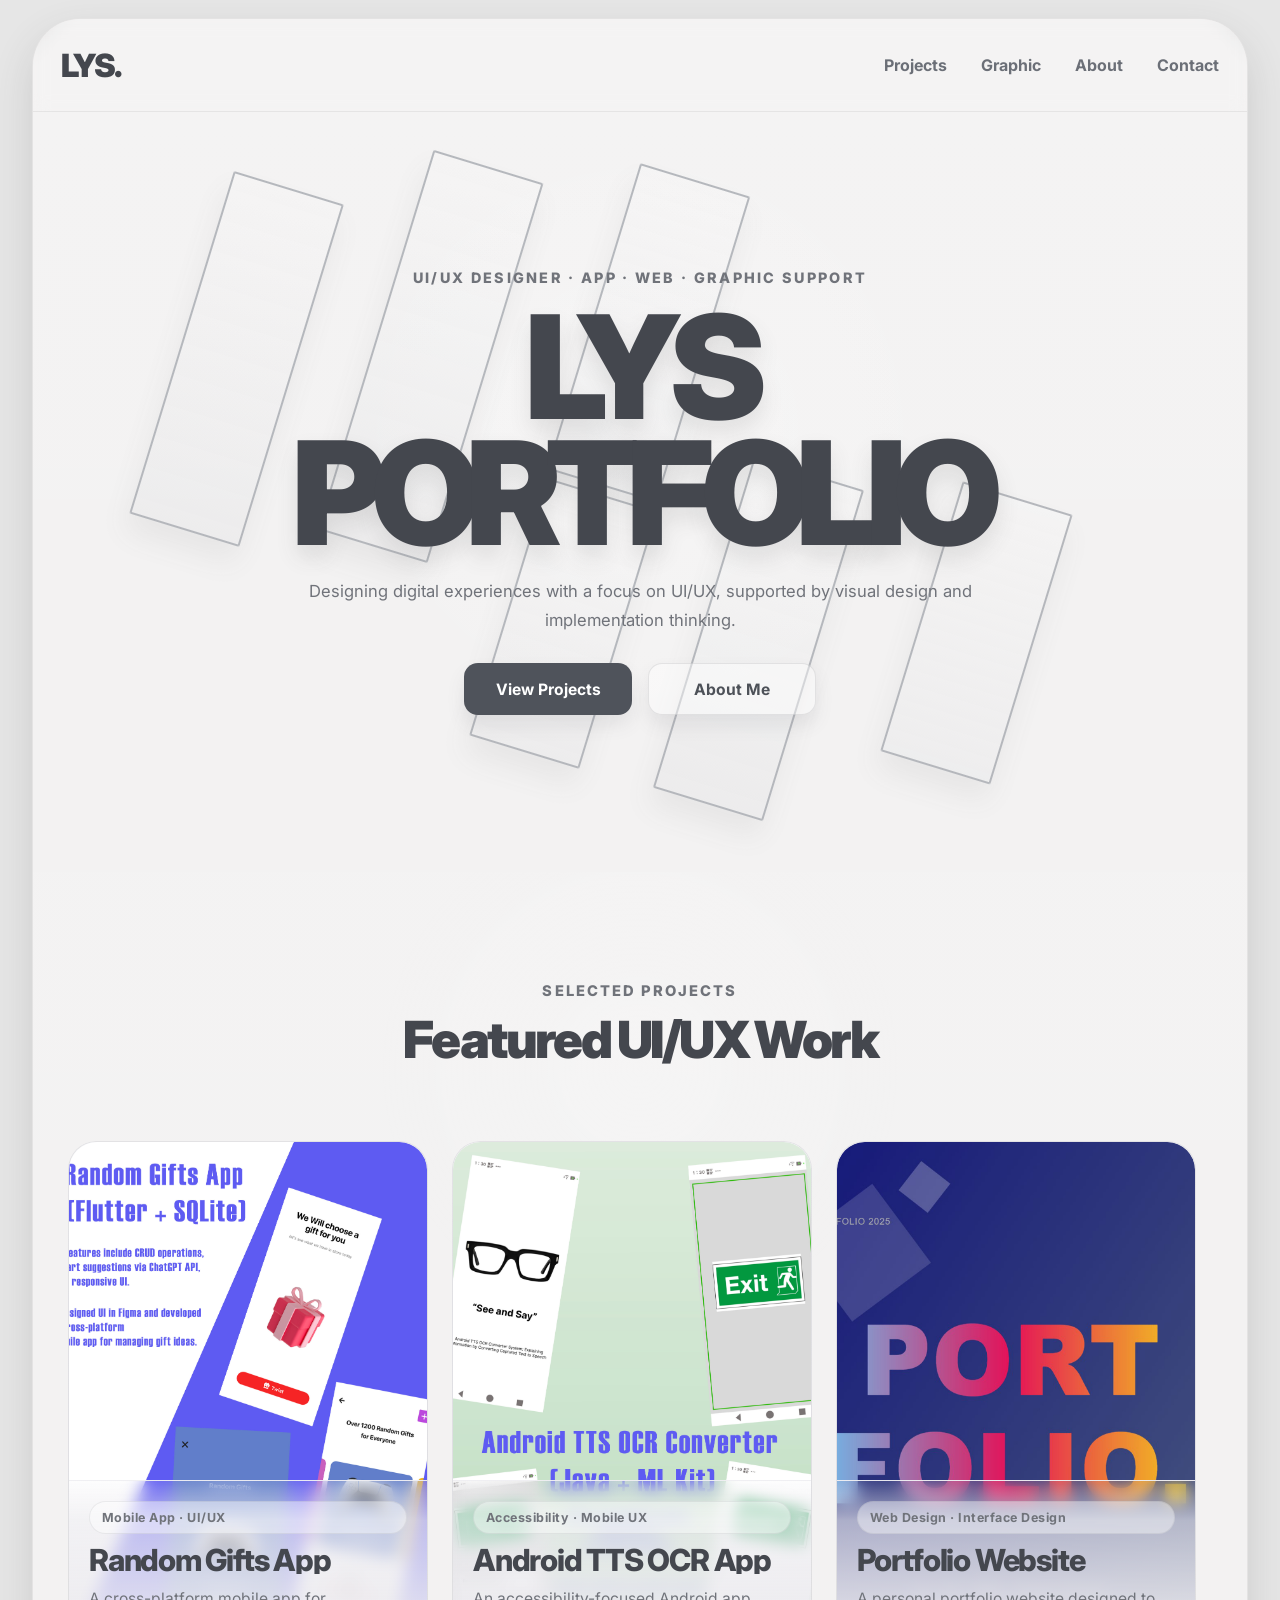
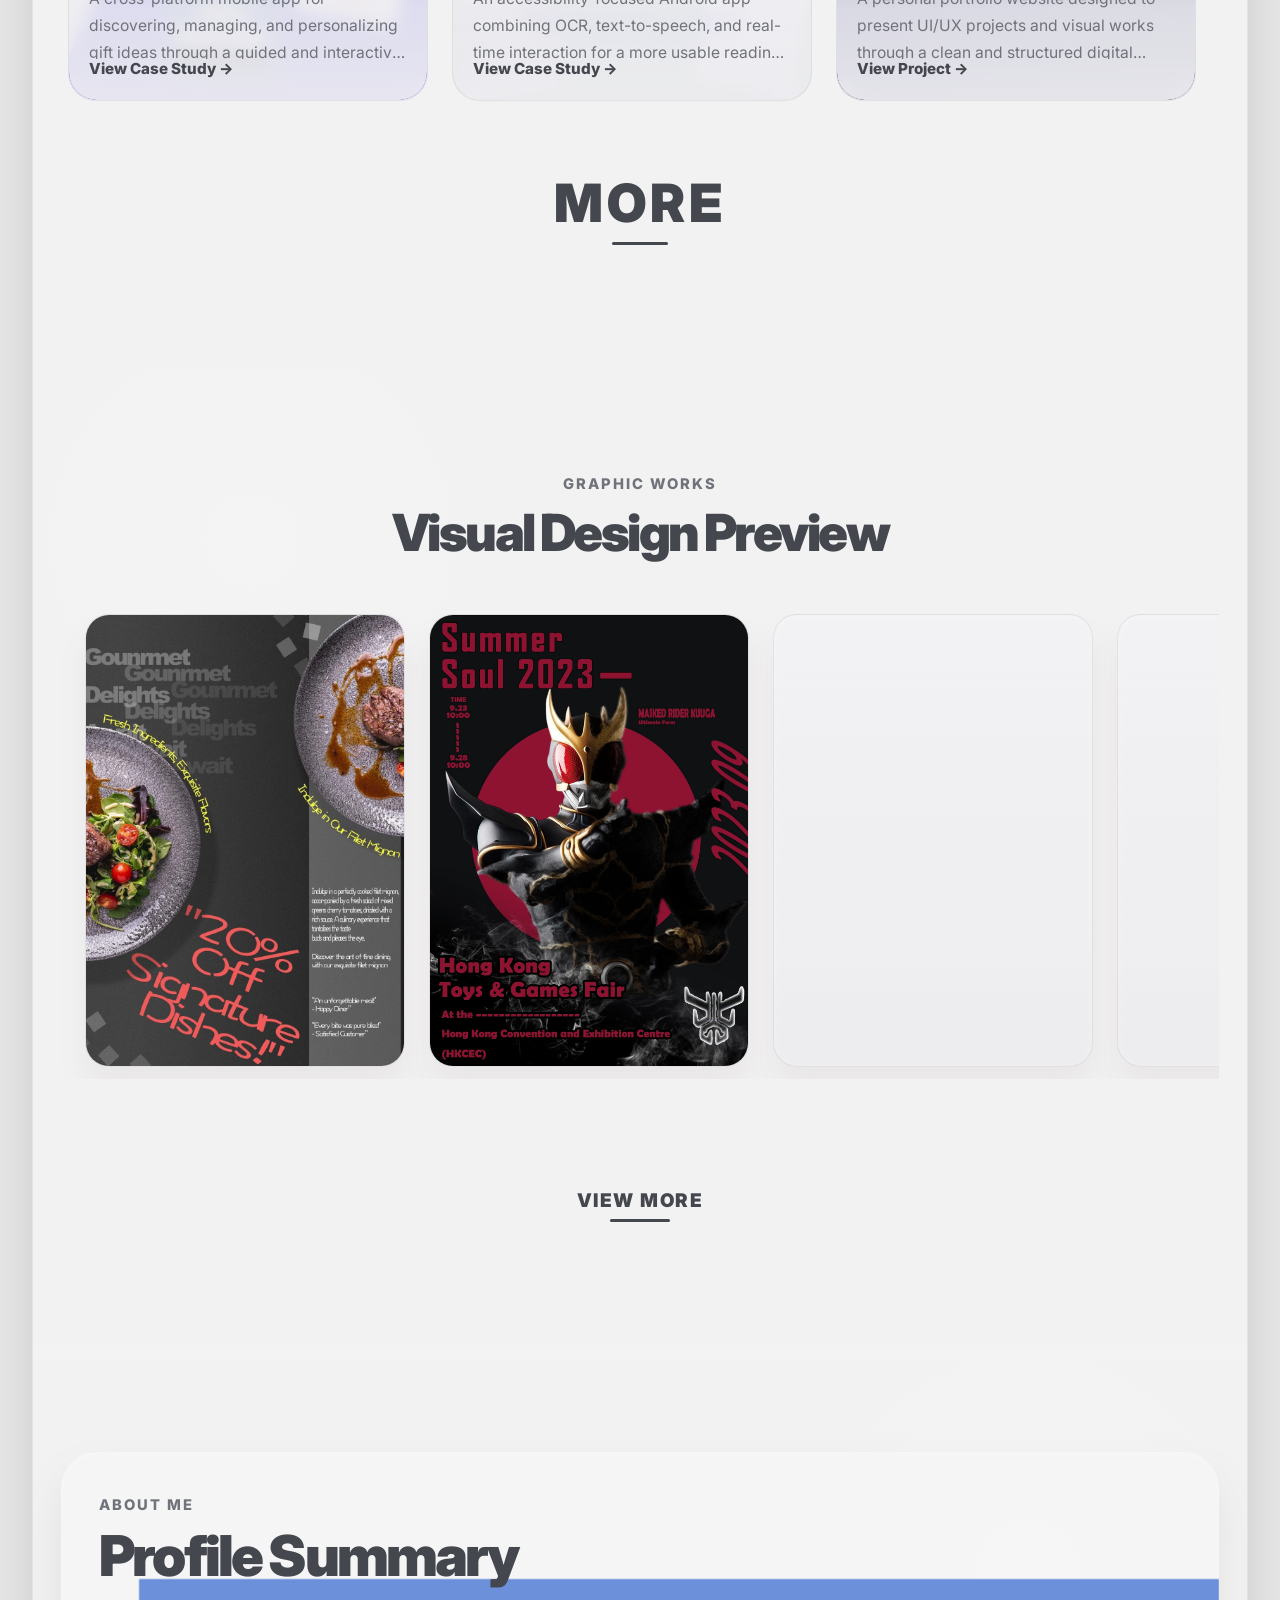
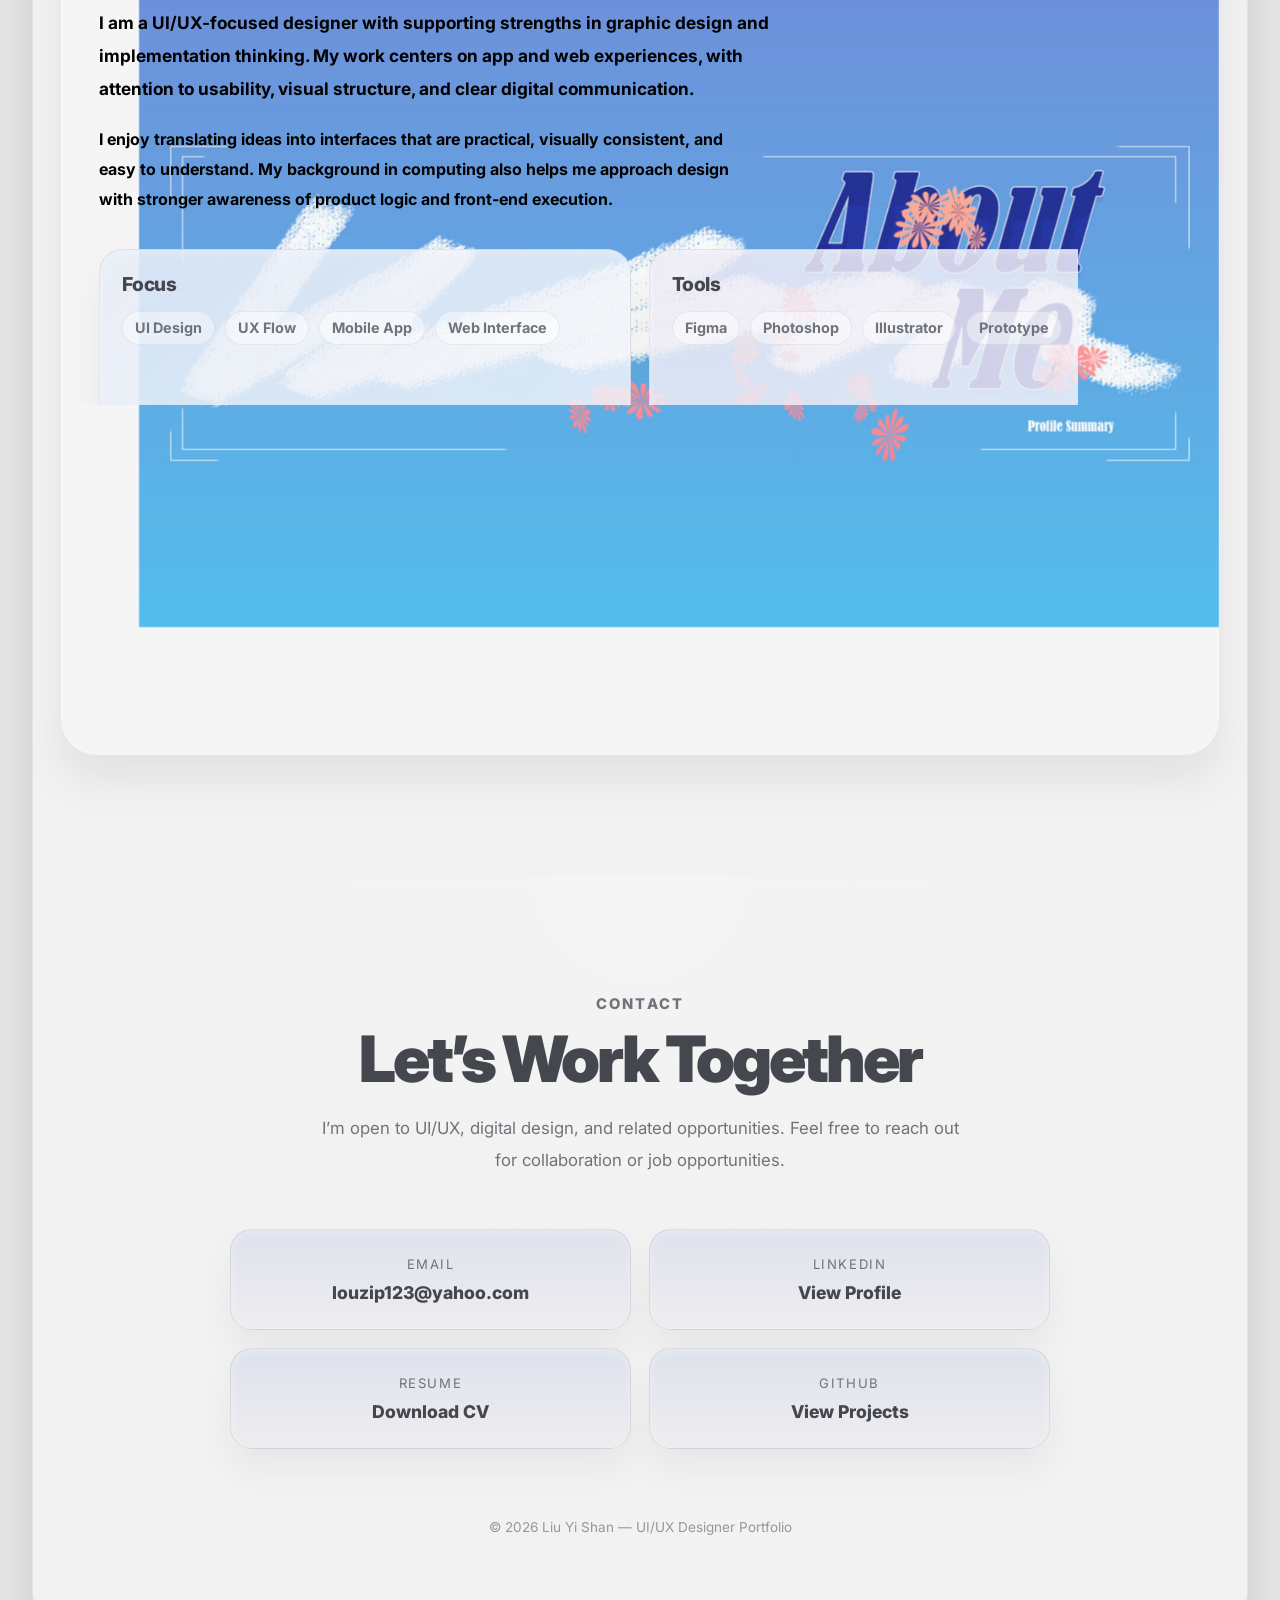
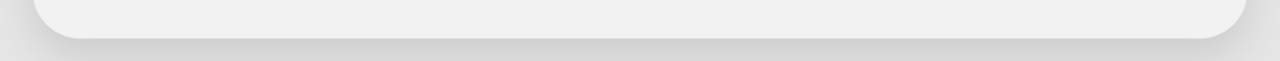
<file: index.html>
<!DOCTYPE html>
<html lang="en">
<head>
    <meta charset="UTF-8">
    <meta name="viewport" content="width=device-width, initial-scale=1.0">
    <title>Liu Yi Shan | UI/UX Designer</title>
    <meta name="description" content="UI/UX Designer portfolio focused on app and web experiences, with graphic design support."/>
    <link rel="preconnect" href="https://fonts.googleapis.com" />
    <link rel="preconnect" href="https://fonts.gstatic.com" crossorigin />
    <link href="https://fonts.googleapis.com/css2?family=Inter:wght@400;500;600;700;800;900&display=swap" rel="stylesheet"/>
    <link rel="stylesheet" href="hero.css" />
</head>
<body>
    <main class="page-shell">
        <header class="site-header">
        <div class="container header-inner">
            <a href="index.html" class="logo">LYS.</a>

            <nav class="nav" aria-label="Main navigation">
            <a href="#projects">Projects</a>
            <a href="#graphic">Graphic</a>
            <a href="#about">About</a>
            <a href="#contact">Contact</a>
            </nav>
        </div>
        </header>


    <section class="hero" id="hero" aria-labelledby="hero-title">
        <div class="hero-stage" aria-hidden="true">
            <span class="bar bar-top bar-1" data-float="true"></span>
            <span class="bar bar-top bar-2" data-float="true"></span>
            <span class="bar bar-top bar-3" data-float="true"></span>

            <span class="bar bar-bottom bar-4" data-float="true"></span>
            <span class="bar bar-bottom bar-5" data-float="true"></span>
            <span class="bar bar-bottom bar-6" data-float="true"></span>
        </div>

        <div class="container hero-content">
            <div class="hero-copy">
            <p class="hero-kicker">UI/UX Designer · App · Web · Graphic Support</p>

            <h1 id="hero-title" class="hero-title">
                LYS<br />
                PORTFOLIO
            </h1>

            <p class="hero-subtitle">
                Designing digital experiences with a focus on UI/UX, supported by
                visual design and implementation thinking.
            </p>

            <div class="hero-actions">
                <a href="#projects" class="hero-link hero-link-primary">View Projects</a>
                <a href="#about" class="hero-link hero-link-secondary">About Me</a>
            </div>
            </div>
        </div>
    </section>


    <section class="projects-section" id="projects" aria-labelledby="projects-title">
    <div class="container">
        <div class="section-heading">
        <p class="section-kicker">Selected Projects</p>
        <h2 id="projects-title">Featured UI/UX Work</h2>
        </div>

        <div class="projects-slider" data-project-slider>
        <button class="slider-arrow slider-arrow-left" type="button" aria-label="Previous project" data-dir="prev">
            &#8592;
        </button>

        <div class="projects-track">
            <article class="project-slide" data-slide>
            <a href="random_gifts.html" class="project-slide-link">
                <div class="project-slide-image-wrap">
                <img
                    src="images/UIUX/random_gifts_ps.jpg"
                    alt="Random Gifts App project preview"
                    class="project-slide-image"
                    loading="lazy"
                    decoding="async"
                />
                </div>

                <div class="project-slide-content">
                <span class="project-slide-tag">Mobile App · UI/UX</span>
                <h3>Random Gifts App</h3>
                <p>
                    A cross-platform mobile app for discovering, managing, and personalizing gift ideas
                    through a guided and interactive experience.
                </p>
                <span class="project-slide-cta">View Case Study →</span>
                </div>
            </a>
            </article>

            <article class="project-slide is-active" data-slide>
            <a href="tts-ocr.html" class="project-slide-link">
                <div class="project-slide-image-wrap">
                <img
                    src="images/UIUX/Android_TTS_OCR_Converter_ps.jpg"
                    alt="Android TTS OCR App project preview"
                    class="project-slide-image"
                    loading="lazy"
                    decoding="async"
                />
                </div>

                <div class="project-slide-content">
                <span class="project-slide-tag">Accessibility · Mobile UX</span>
                <h3>Android TTS OCR App</h3>
                <p>
                    An accessibility-focused Android app combining OCR, text-to-speech, and real-time
                    interaction for a more usable reading experience.
                </p>
                <span class="project-slide-cta">View Case Study →</span>
                </div>
            </a>
            </article>

            <article class="project-slide" data-slide>
            <a href="portfolio-web.html" class="project-slide-link">
                <div class="project-slide-image-wrap">
                <img
                    src="images/UIUX/portfolio_ps.jpg"
                    alt="Portfolio Website project preview"
                    class="project-slide-image"
                    loading="lazy"
                    decoding="async"
                />
                </div>

                <div class="project-slide-content">
                <span class="project-slide-tag">Web Design · Interface Design</span>
                <h3>Portfolio Website</h3>
                <p>
                    A personal portfolio website designed to present UI/UX projects and visual works
                    through a clean and structured digital experience.
                </p>
                <span class="project-slide-cta">View Project →</span>
                </div>
            </a>
            </article>
        </div>

        <button class="slider-arrow slider-arrow-right" type="button" aria-label="Next project" data-dir="next">
            &#8594;
        </button>
        </div>

        <div class="projects-more">
        <a href="random_gifts.html" class="projects-more-link">MORE</a>
        </div>
    </div>
    </section>

    <section class="graphic-section" id="graphic" aria-labelledby="graphic-title">
        <div class="container">
            <div class="section-heading">
                <p class="section-kicker">Graphic Works</p>
                <h2 id="graphic-title">Visual Design Preview</h2>
            </div>

            <div class="graphic-slider">
                <div class="graphic-track">
                    <a href="graphic.html" class="graphic-staggered-card graphic-card card-a">
                    <div class="graphic-staggered-image-wrap">
                        <img
                        src="images/graphic_D/20.webp"
                        alt="Graphic design work 1"
                        class="graphic-staggered-image"
                        loading="lazy"
                        decoding="async"
                        />
                    </div>
                    </a>

                    <a href="graphic.html" class="graphic-staggered-card graphic-card card-b">
                    <div class="graphic-staggered-image-wrap">
                        <img
                        src="images/graphic_D/10.webp"
                        alt="Graphic design work 2"
                        class="graphic-staggered-image"
                        loading="lazy"
                        decoding="async"
                        />
                    </div>
                    </a>

                    <a href="graphic.html" class="graphic-staggered-card graphic-card card-c">
                    <div class="graphic-staggered-image-wrap">
                        <img
                        src="images/graphic_D/43.webp"
                        alt="Graphic design work 3"
                        class="graphic-staggered-image"
                        loading="lazy"
                        decoding="async"
                        />
                    </div>
                    </a>

                    <a href="graphic.html" class="graphic-staggered-card graphic-card card-d">
                    <div class="graphic-staggered-image-wrap">
                        <img
                        src="images/graphic_D/28.webp"
                        alt="Graphic design work 4"
                        class="graphic-staggered-image"
                        loading="lazy"
                        decoding="async"
                        />
                    </div>
                    </a>
                </div>
            </div>

            <div class="graphic-more">
            <a href="graphic.html" class="graphic-more-link">VIEW MORE</a>
            </div>
        </div>
    </section>


    <section class="about-section" id="about" aria-labelledby="about-title">
    <div class="container">
        <div class="about-panel">
        <div class="about-panel-bg" aria-hidden="true"></div>

        <div class="about-layout">
            <div class="about-intro">
            <p class="section-kicker">About Me</p>
            <h2 id="about-title">Profile Summary</h2>

            <p class="about-lead">
                I am a UI/UX-focused designer with supporting strengths in graphic design
                and implementation thinking. My work centers on app and web experiences,
                with attention to usability, visual structure, and clear digital communication.
            </p>

            <p class="about-text">
                I enjoy translating ideas into interfaces that are practical, visually
                consistent, and easy to understand. My background in computing also helps
                me approach design with stronger awareness of product logic and front-end execution.
            </p>
            </div>

            <div class="about-cards">
            <article class="about-card about-card-focus">
                <h3>Focus</h3>
                <ul class="about-tags">
                <li>UI Design</li>
                <li>UX Flow</li>
                <li>Mobile App</li>
                <li>Web Interface</li>
                </ul>
            </article>

            <article class="about-card about-card-tools">
                <h3>Tools</h3>
                <ul class="about-tags">
                <li>Figma</li>
                <li>Photoshop</li>
                <li>Illustrator</li>
                <li>Prototype</li>
                </ul>
            </article>

            <article class="about-card about-card-implementation">
                <h3>Implementation</h3>
                <ul class="about-tags">
                <li>HTML</li>
                <li>CSS</li>
                <li>JavaScript</li>
                <li>Flutter / Dart</li>
                </ul>
            </article>

            <article class="about-card about-card-education">
                <h3>Education</h3>
                <div class="about-education">
                <p>BSc (Hons) Computing</p>
                <p>Coventry University (SHAPE VTC)</p>
                <p>Second Class Honours (2:1)</p>
                </div>
            </article>
            </div>
        </div>
        </div>
    </div>
    </section>


    <section class="contact-section" id="contact" aria-labelledby="contact-title">
    <div class="container">
        <div class="contact-layout">

        <div class="contact-intro">
            <p class="section-kicker">Contact</p>
            <h2 id="contact-title">Let’s Work Together</h2>

            <p class="contact-text">
            I’m open to UI/UX, digital design, and related opportunities.
            Feel free to reach out for collaboration or job opportunities.
            </p>
        </div>

        <div class="contact-actions">
            <a href="https://hk.yahoo.com/" target="_blank" rel="noopener noreferrer" class="contact-card">
            <span>Email</span>
            <strong>louzip123@yahoo.com</strong>
            </a>

            <a href="https://www.linkedin.com/" target="_blank" rel="noopener noreferrer" class="contact-card">
            <span>LinkedIn</span>
            <strong>View Profile</strong>
            </a>

            <a href="https://github.com/Null123-ASD/CV_UI-UX_-_Graphic_Design" target="_blank" rel="noopener noreferrer"  class="contact-card">
            <span>Resume</span>
            <strong>Download CV</strong>
            </a>

            <a href="https://github.com/Null123-ASD?tab=repositories" target="_blank" rel="noopener noreferrer" class="contact-card">
            <span>GitHub</span>
            <strong>View Projects</strong>
            </a>
        </div>

        </div>

        <div class="contact-footer">
        <p>© 2026 Liu Yi Shan — UI/UX Designer Portfolio</p>
        </div>
    </div>
    </section>


  </main>
  <script src="hero.js"></script>
</body>
</html>
</file>
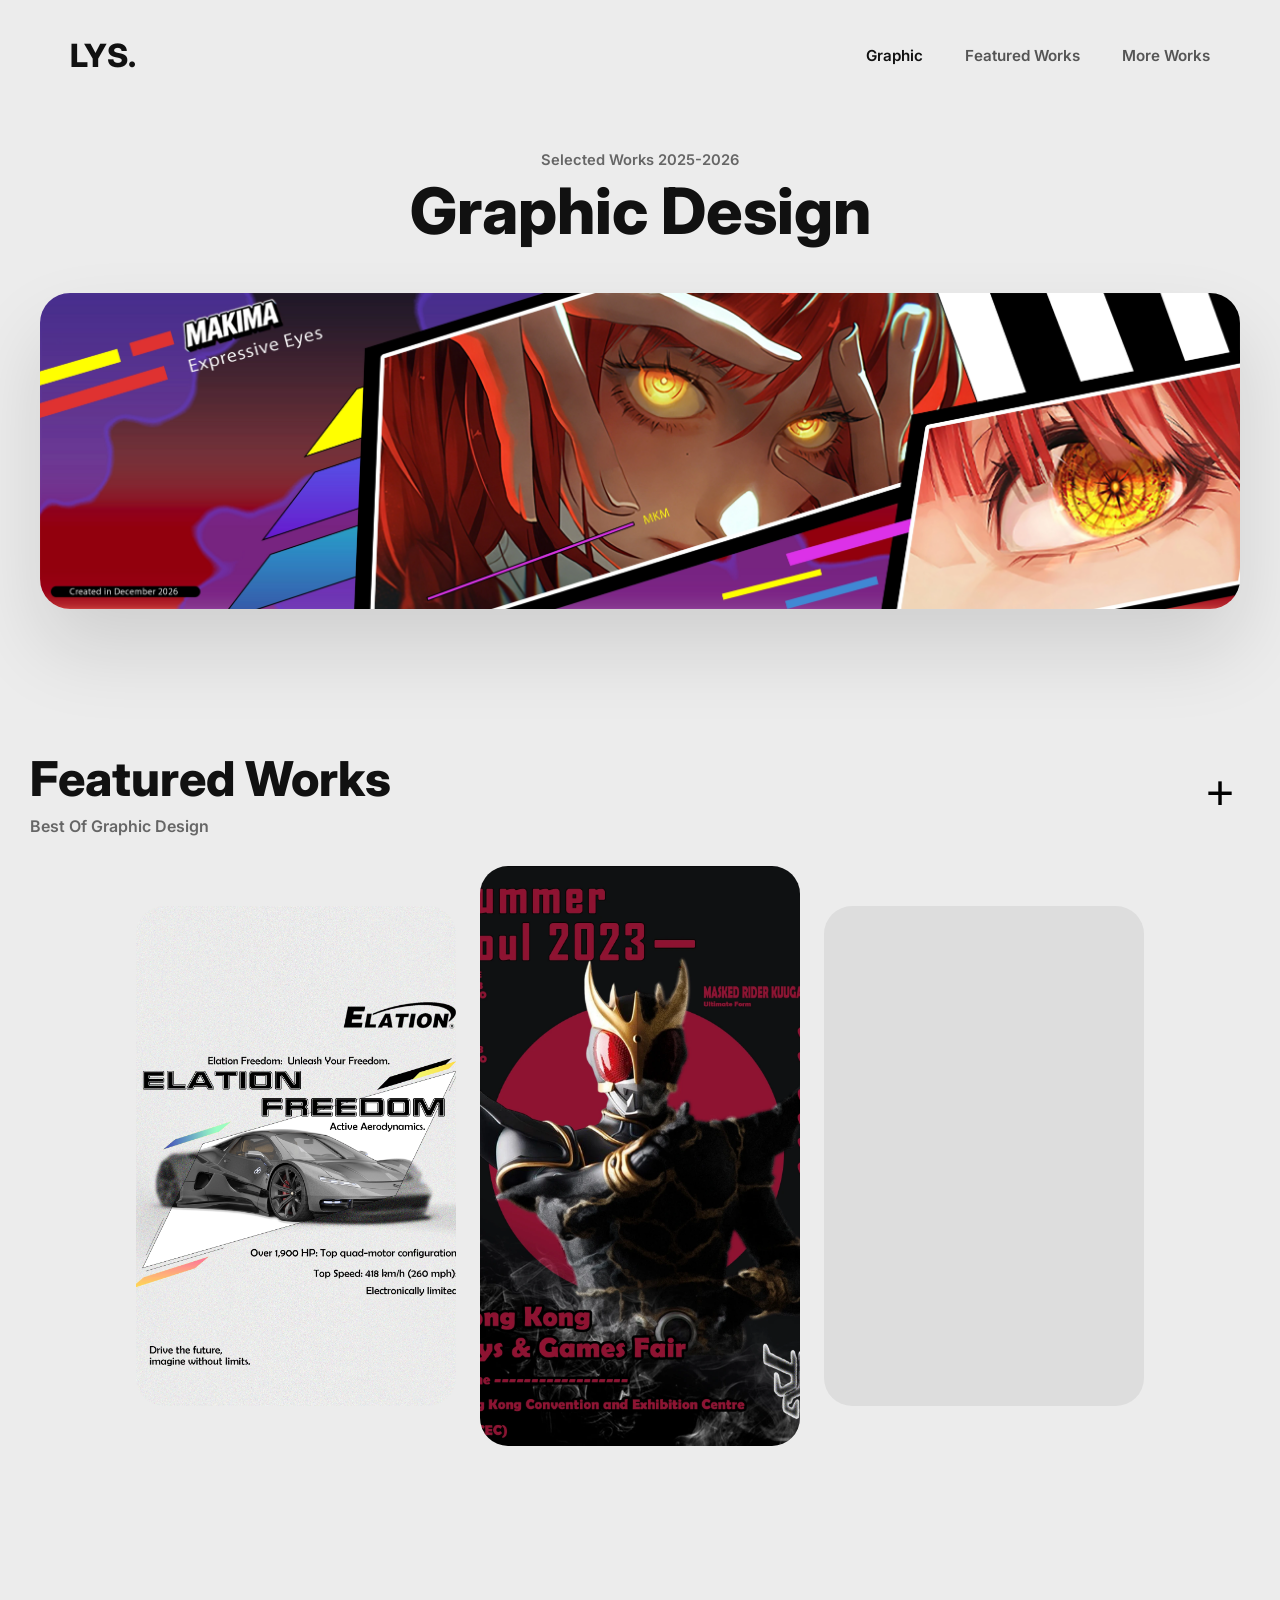
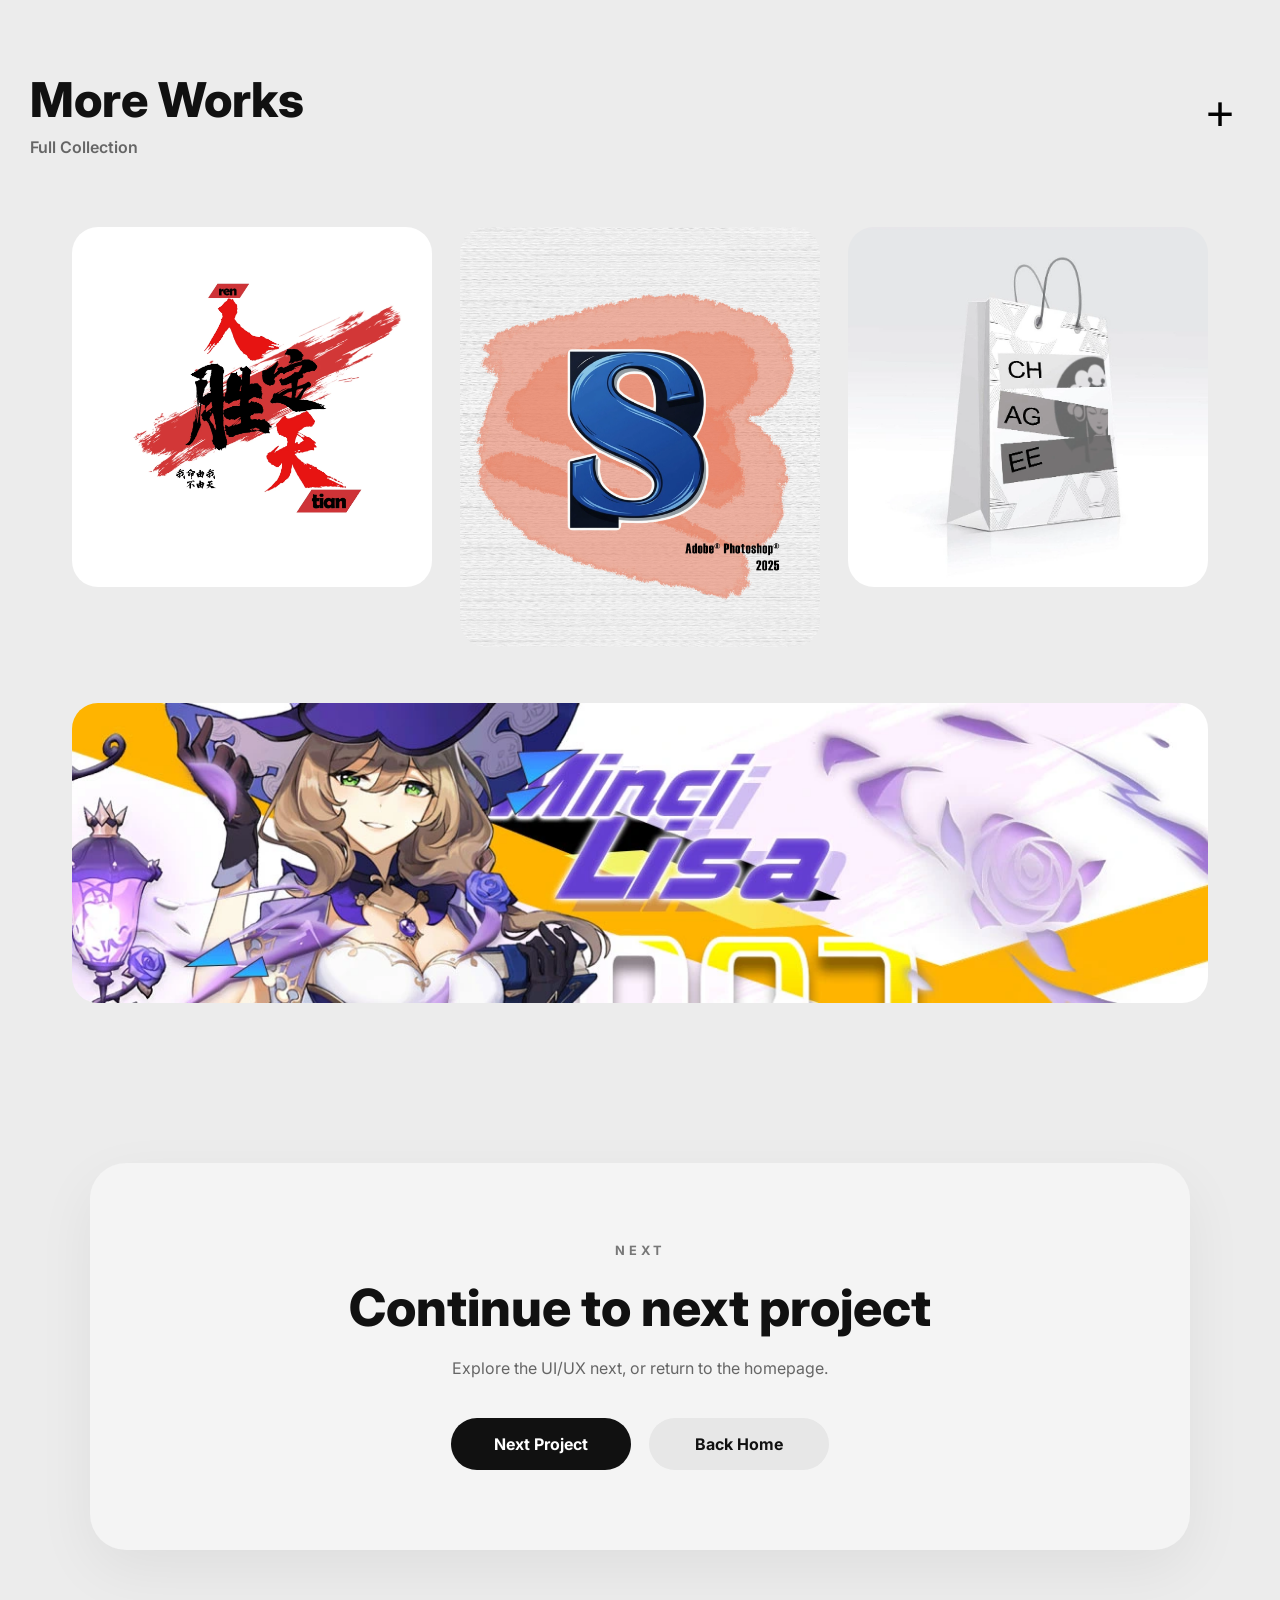
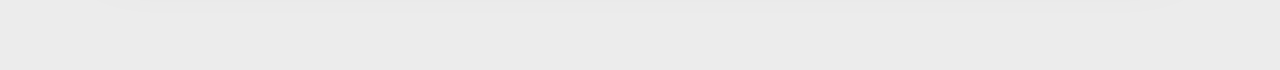
<file: graphic.html>
<!DOCTYPE html>
<html lang="en">
<head>
    <meta charset="UTF-8">
    <meta name="viewport" content="width=device-width, initial-scale=1.0">
    <title>Graphic Design | Liu Yi Shan</title>

    <link
      rel="preload"
      as="image"
      href="images/graphic_D/mkm_ps.webp"
      fetchpriority="high"
    />

    <link rel="preconnect" href="https://fonts.googleapis.com" />
    <link rel="preconnect" href="https://fonts.gstatic.com" crossorigin />
    <link href="https://fonts.googleapis.com/css2?family=Inter:wght@400;500;600;700;800;900&display=swap" rel="stylesheet" />
    <link href="https://fonts.googleapis.com/css2?family=Inter:wght@400;500;600;700&display=swap" rel="stylesheet">
    <link rel="stylesheet" href="graphic.css" />
      
</head>
<body>
<!-- =========================
       NAVBAR
  ========================== -->
  <header class="project-navbar">
    <a href="index.html" class="project-logo">LYS.</a>

    <nav class="project-nav">
      <a href="graphic.html" class="active">Graphic</a>
      <a href="#featured">Featured Works</a>
      <a href="#more">More Works</a>
    </nav>
  </header>

  <!-- =========================
       HERO
  ========================== -->
  <section class="graphic-hero">

    <div class="graphic-hero-heading">
      <p>Selected Works 2025-2026</p>
      <h1>Graphic Design</h1>
    </div>

    <div class="graphic-hero-banner">
      <img src="images/graphic_D/mkm_ps.webp" alt="" fetchpriority="high">
    </div>

  </section>

  <!-- =========================
       FEATURED
  ========================== -->
  <section class="graphic-section" id="featured">

    <div class="graphic-section-head">

      <div>
        <h2>Featured Works</h2>
        <p>Best Of Graphic Design</p>
      </div>

      <button class="expand-btn featured-toggle">
        +
      </button>

    </div>

    <div class="featured-grid collapsed">

      <div class="featured-item large">
        <img src="images/graphic_D/43.webp" alt="" loading="lazy" decoding="async">
        <div class="featured-overlay">
          <span>Poster Design</span>
        </div>
      </div>

      <div class="featured-item center">
        <img src="images/graphic_D/10.webp" alt="" loading="lazy" decoding="async">
        <div class="featured-overlay">
          <span>Visual Identity</span>
        </div>
      </div>

      <div class="featured-item large">
        <img src="images/graphic_D/42.webp" alt="" loading="lazy" decoding="async">
        <div class="featured-overlay">
          <span>Illustration</span>
        </div>
      </div>

      <!-- hidden -->
      <div class="featured-item hidden-work">
        <img src="images/graphic_D/28.webp" alt="" loading="lazy" decoding="async">
        <div class="featured-overlay">
          <span>Packaging</span>
        </div>
      </div>

      <div class="featured-item hidden-work">
        <img src="images/graphic_D/41.webp" alt="" loading="lazy" decoding="async">
        <div class="featured-overlay">
          <span>Typography</span>
        </div>
      </div>

      <div class="featured-item hidden-work">
        <img src="images/graphic_D/20.webp" alt="" loading="lazy" decoding="async">
        <div class="featured-overlay">
          <span>Propaganda</span>
        </div>
      </div>

    </div>

  </section>

  <!-- =========================
       MORE WORKS
  ========================== -->
  <section class="graphic-section" id="more">

    <div class="graphic-section-head">

      <div>
        <h2>More Works</h2>
        <p>Full Collection</p>
      </div>

      <button class="expand-btn more-toggle">
        +
      </button>

    </div>

    <div class="masonry-grid collapsed">

      <div class="masonry-item">
        <img src="images/graphic_D/15.webp" alt="" loading="lazy" decoding="async">
      </div>

      <div class="masonry-item">
        <img src="images/graphic_D/31.webp" alt="" loading="lazy" decoding="async">
      </div>

      <div class="masonry-item">
        <img src="images/graphic_D/11.webp" alt="" loading="lazy" decoding="async">
      </div>

      <div class="masonry-item hidden-work">
        <img src="images/graphic_D/14.webp" alt="" loading="lazy" decoding="async">
      </div>

      <div class="masonry-item hidden-work">
        <img src="images/graphic_D/44.webp" alt="" loading="lazy" decoding="async">
      </div>

      <div class="masonry-item hidden-work">
        <img src="images/graphic_D/30.webp" alt="" loading="lazy" decoding="async">
      </div>

      <div class="masonry-item wide-banner">
        <img src="images/graphic_D/lisa_ps.webp" alt="" loading="lazy" decoding="async">
      </div>

    </div>

  </section>

  <!-- =========================
       NEXT
  ========================== -->
  <section class="project-next">

    <p class="project-next-label">NEXT</p>

    <h2>
      Continue to next project
    </h2>

    <p class="project-next-text">
      Explore the UI/UX next, or return to the homepage.
    </p>

    <div class="project-next-actions">
      <a href="random_gifts.html" class="next-btn dark">
        Next Project
      </a>

      <a href="index.html" class="next-btn light">
        Back Home
      </a>
    </div>

  </section>

<script src="graphic.js"></script>

</body>
</html>
</file>
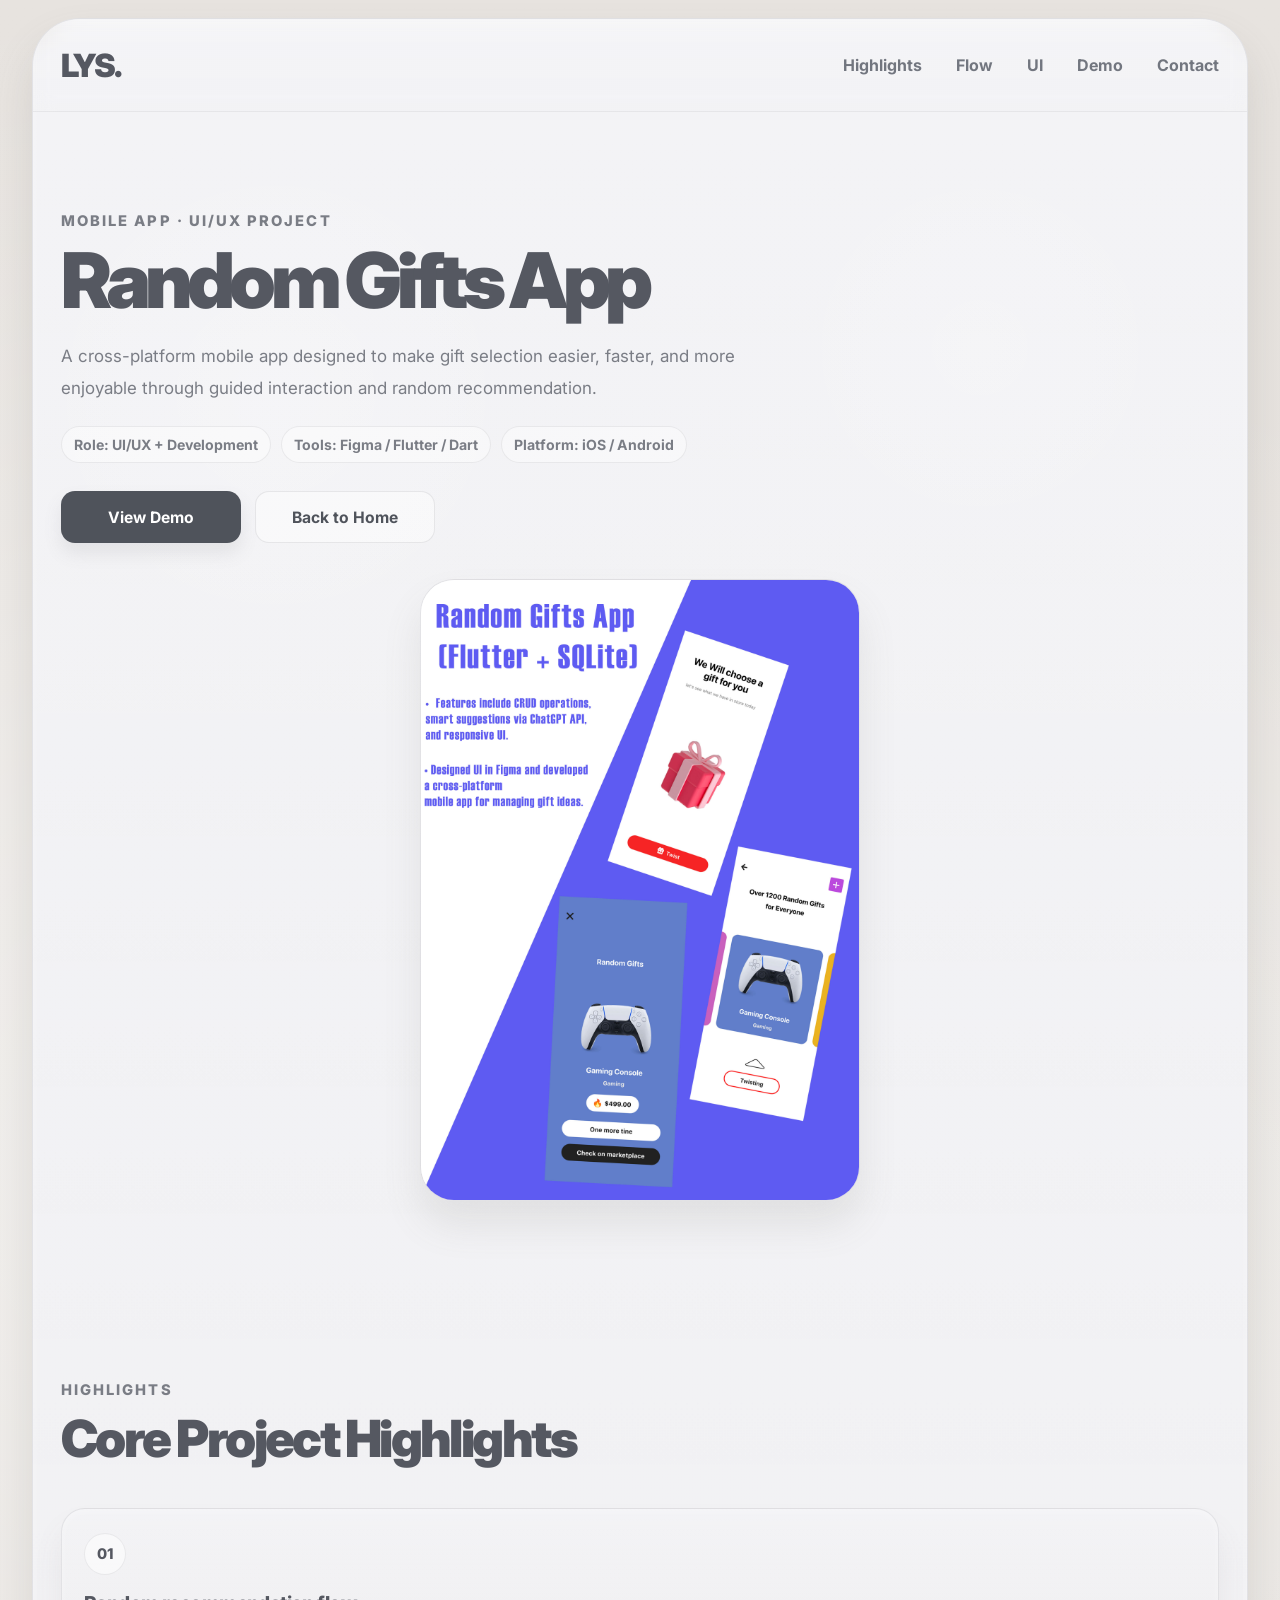
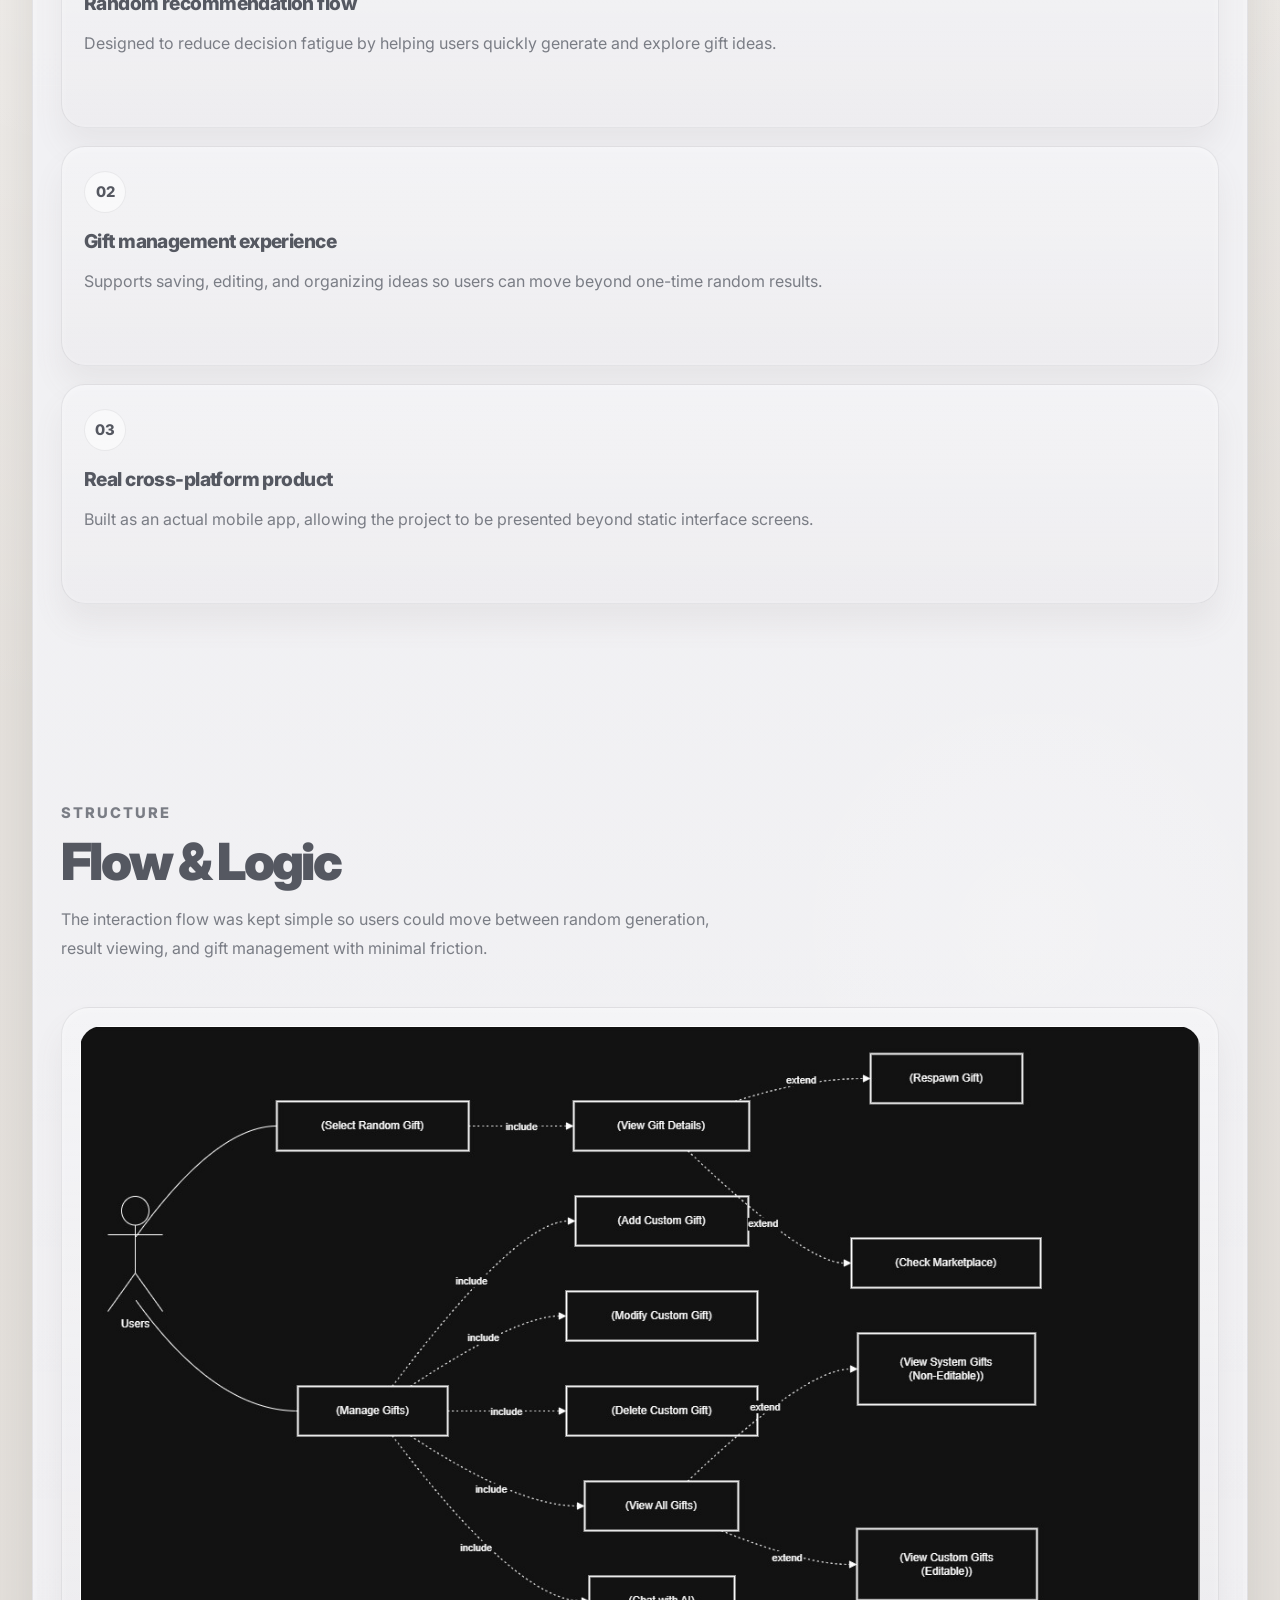
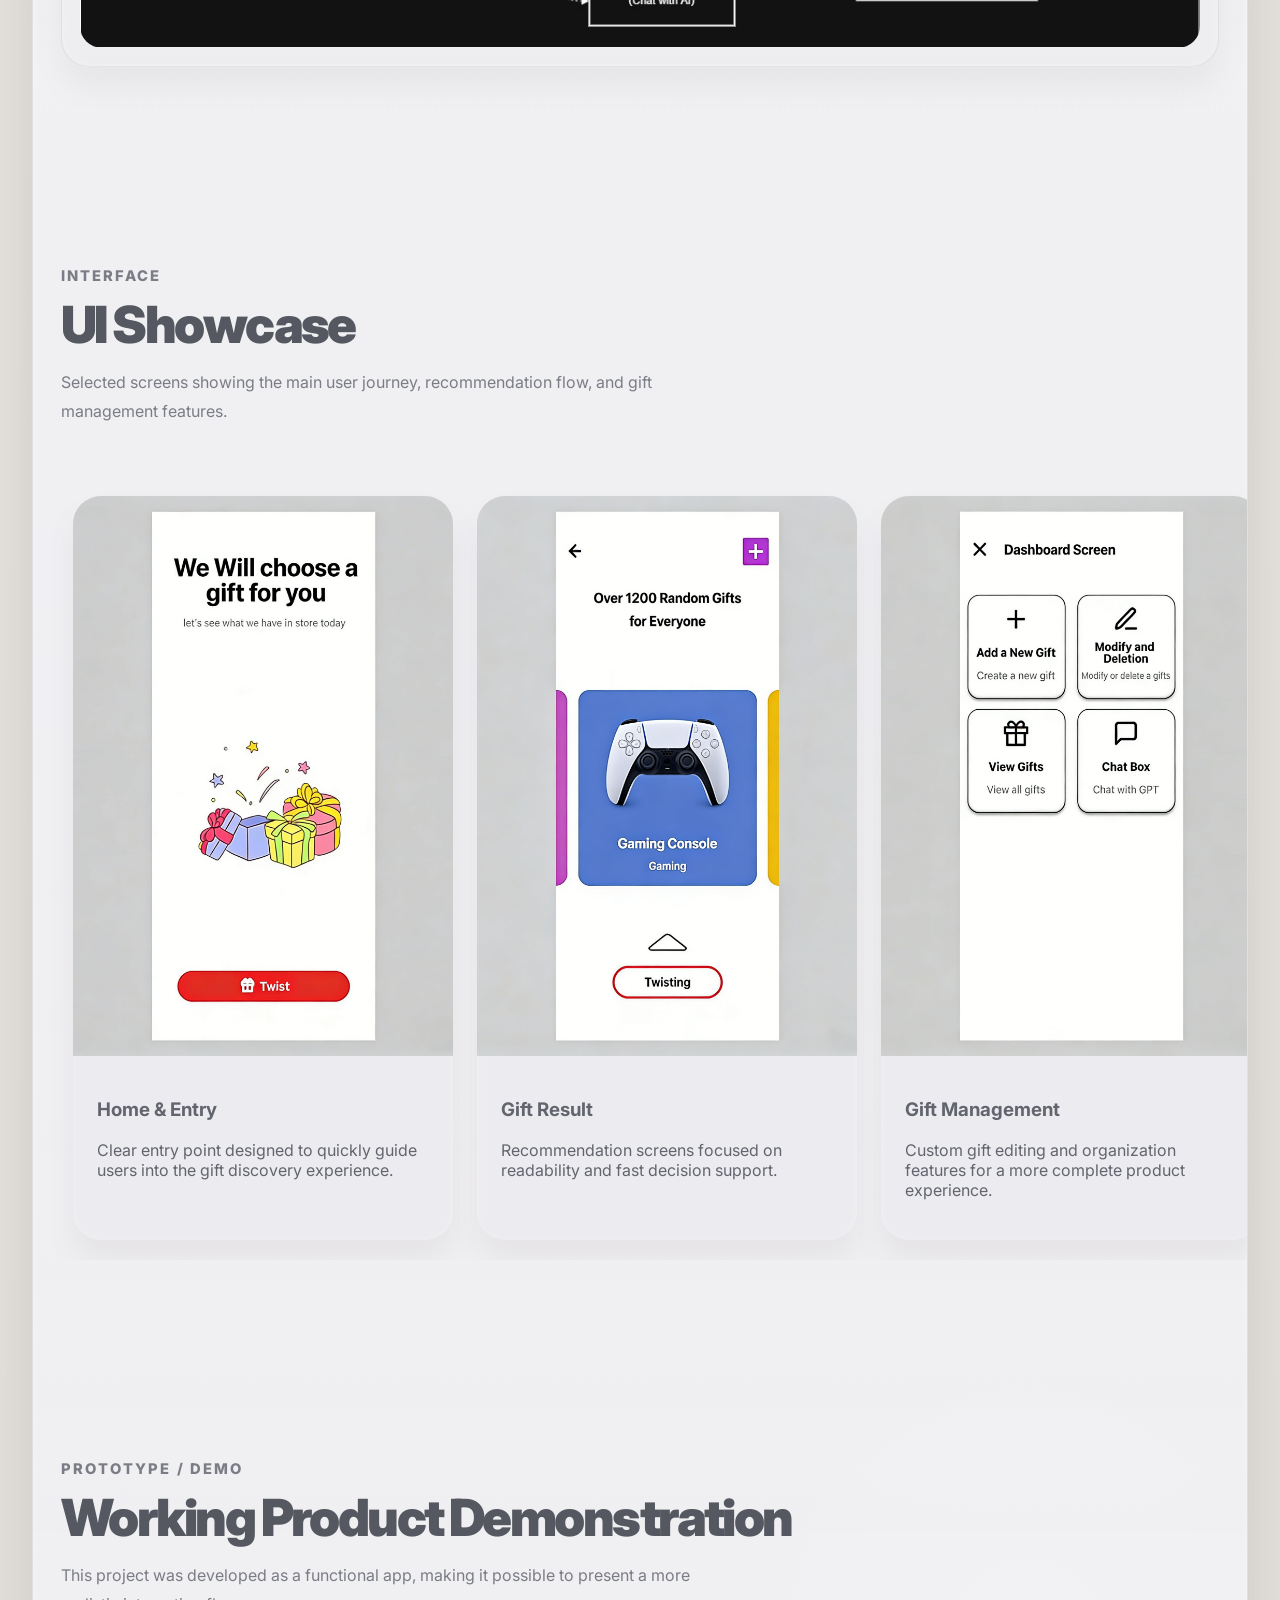
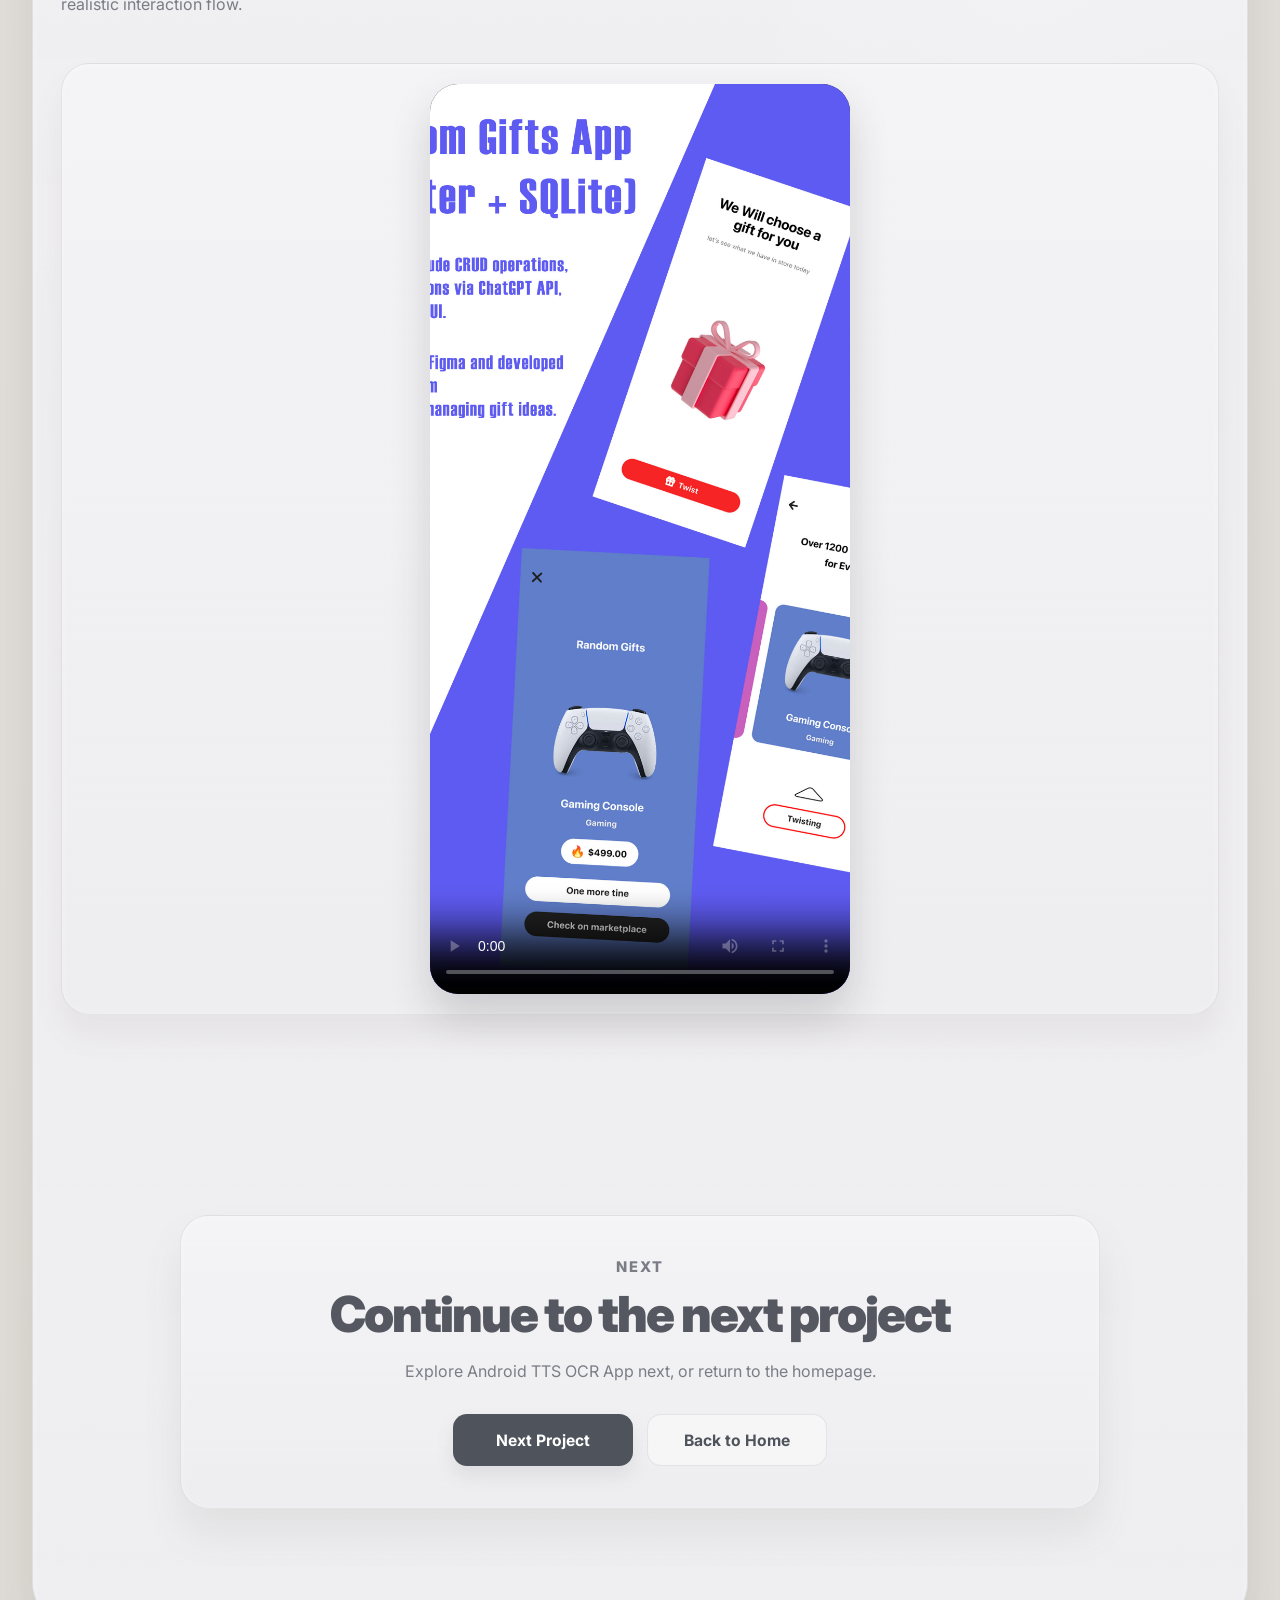
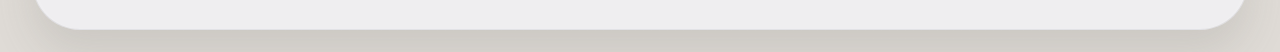
<file: random_gifts.html>
<!DOCTYPE html>
<html lang="en">
<head>
    <meta charset="UTF-8">
    <meta name="viewport" content="width=device-width, initial-scale=1.0">
    <title>Random Gifts App | Liu Yi Shan</title>
    <meta name="description" content="Random Gifts App showcase page by Liu Yi Shan."/>
    <link rel="preconnect" href="https://fonts.googleapis.com" />
    <link rel="preconnect" href="https://fonts.gstatic.com" crossorigin />
    <link href="https://fonts.googleapis.com/css2?family=Inter:wght@400;500;600;700;800;900&display=swap" rel="stylesheet"/>
    <link rel="stylesheet" href="random_gifts.css" />
</head>
<body>

    <main class="page-shell">
        <header class="site-header">
        <div class="container header-inner">
            <a href="index.html" class="logo">LYS.</a>

            <nav class="nav" aria-label="Main navigation">
            <a href="#highlights">Highlights</a>
            <a href="#flow">Flow</a>
            <a href="#ui-showcase">UI</a>
            <a href="#prototype">Demo</a>
            <a href="index.html#contact">Contact</a>
            </nav>
        </div>
        </header>

        <!-- Hero -->
        <section class="showcase-hero" aria-labelledby="showcase-hero-title">
        <div class="container">
            <div class="showcase-hero-layout">
            <div class="showcase-hero-copy">
                <p class="section-kicker">Mobile App · UI/UX Project</p>
                <h1 id="showcase-hero-title">Random Gifts App</h1>
                <p class="showcase-hero-text">
                A cross-platform mobile app designed to make gift selection easier,
                faster, and more enjoyable through guided interaction and random recommendation.
                </p>

                <div class="showcase-meta">
                <span>Role: UI/UX + Development</span>
                <span>Tools: Figma / Flutter / Dart</span>
                <span>Platform: iOS / Android</span>
                </div>

                <div class="showcase-hero-actions">
                <a href="#prototype" class="case-btn case-btn-primary">View Demo</a>
                <a href="index.html" class="case-btn case-btn-secondary">Back to Home</a>
                </div>
            </div>

            <div class="showcase-hero-visual">
                <div class="showcase-device-frame">
                <img
                    src="images/UIUX/random_gifts_ps.jpg"
                    alt="Random Gifts App preview"
                    class="showcase-hero-image"
                    loading="eager"
                    decoding="async"
                />
                </div>
            </div>
            </div>
        </div>
        </section>

        <!-- Highlights -->
        <section class="showcase-section" id="highlights" aria-labelledby="highlights-title">
        <div class="container">
            <div class="section-heading section-heading-left">
            <p class="section-kicker">Highlights</p>
            <h2 id="highlights-title">Core Project Highlights</h2>
            </div>

            <div class="highlight-grid">
            <article class="highlight-card">
                <span class="highlight-number">01</span>
                <h3>Random recommendation flow</h3>
                <p>
                Designed to reduce decision fatigue by helping users quickly generate and explore gift ideas.
                </p>
            </article>

            <article class="highlight-card">
                <span class="highlight-number">02</span>
                <h3>Gift management experience</h3>
                <p>
                Supports saving, editing, and organizing ideas so users can move beyond one-time random results.
                </p>
            </article>

            <article class="highlight-card">
                <span class="highlight-number">03</span>
                <h3>Real cross-platform product</h3>
                <p>
                Built as an actual mobile app, allowing the project to be presented beyond static interface screens.
                </p>
            </article>
            </div>
        </div>
        </section>

        <!-- Flow -->
        <section class="showcase-section showcase-section-soft" id="flow" aria-labelledby="flow-title">
        <div class="container">
            <div class="section-heading section-heading-left">
            <p class="section-kicker">Structure</p>
            <h2 id="flow-title">Flow & Logic</h2>
            <p class="section-text section-text-left">
                The interaction flow was kept simple so users could move between random generation,
                result viewing, and gift management with minimal friction.
            </p>
            </div>

            <div class="showcase-media-card">
            <img
                src="images/UIUX/random_ucd.jpg"
                alt="Random Gifts App flow"
                class="showcase-media-image"
                loading="lazy"
                decoding="async"
            />
            </div>
        </div>
        </section>

        <!-- UI Showcase -->
        <section class="showcase-section" id="ui-showcase" aria-labelledby="ui-title">
            <div class="container">
                <div class="section-heading section-heading-left">
                    <p class="section-kicker">Interface</p>
                    <h2 id="ui-title">UI Showcase</h2>
                    <p class="section-text section-text-left">
                        Selected screens showing the main user journey, recommendation flow, and gift management features.
                    </p>
                </div>
            </div>

            <div class="gallery-wrapper">
                <div class="showcase-gallery">
                    <article class="showcase-gallery-card">
                        <div class="showcase-gallery-image-wrap">
                            <img src="images/UIUX/r1.jpg" alt="Home screen" class="showcase-gallery-image" loading="lazy" draggable="false" />
                        </div>
                        <div class="showcase-gallery-caption">
                            <h3>Home & Entry</h3>
                            <p>Clear entry point designed to quickly guide users into the gift discovery experience.</p>
                        </div>
                    </article>

                    <article class="showcase-gallery-card">
                        <div class="showcase-gallery-image-wrap">
                            <img src="images/UIUX/r2.jpg" alt="Result screen" class="showcase-gallery-image" loading="lazy" draggable="false" />
                        </div>
                        <div class="showcase-gallery-caption">
                            <h3>Gift Result</h3>
                            <p>Recommendation screens focused on readability and fast decision support.</p>
                        </div>
                    </article>

                    <article class="showcase-gallery-card">
                        <div class="showcase-gallery-image-wrap">
                            <img src="images/UIUX/r3.jpg" alt="Management screen" class="showcase-gallery-image" loading="lazy" draggable="false" />
                        </div>
                        <div class="showcase-gallery-caption">
                            <h3>Gift Management</h3>
                            <p>Custom gift editing and organization features for a more complete product experience.</p>
                        </div>
                    </article>
                </div>
            </div>
        </section>

        <!-- Demo -->
        <section class="showcase-section showcase-section-soft" id="prototype" aria-labelledby="prototype-title">
        <div class="container">
            <div class="section-heading section-heading-left">
            <p class="section-kicker">Prototype / Demo</p>
            <h2 id="prototype-title">Working Product Demonstration</h2>
            <p class="section-text section-text-left">
                This project was developed as a functional app, making it possible to present a more realistic interaction flow.
            </p>
            </div>

            <div class="showcase-demo-card">
            <div class="showcase-demo-video-wrap">
                <video
                class="showcase-demo-video"
                controls
                playsinline
                preload="metadata"
                poster="images/UIUX/random_gifts_ps.jpg"
                >
                <source src="images/UIUX/random_video.mp4" type="video/mp4" />
                Your browser does not support the video tag.
                </video>
            </div>
            </div>
        </div>
        </section>

        <!-- Bottom -->
        <section class="showcase-section showcase-bottom-nav">
        <div class="container">
            <div class="showcase-bottom-card">
            <p class="section-kicker">Next</p>
            <h2>Continue to the next project</h2>
            <p class="showcase-bottom-text">
                Explore Android TTS OCR App next, or return to the homepage.
            </p>

            <div class="showcase-hero-actions">
                <a href="tts-ocr.html" class="case-btn case-btn-primary">Next Project</a>
                <a href="index.html" class="case-btn case-btn-secondary">Back to Home</a>
            </div>
            </div>
        </div>
        </section>
    </main>

    <script src="projects.js"></script>
</body>
</html>
</file>
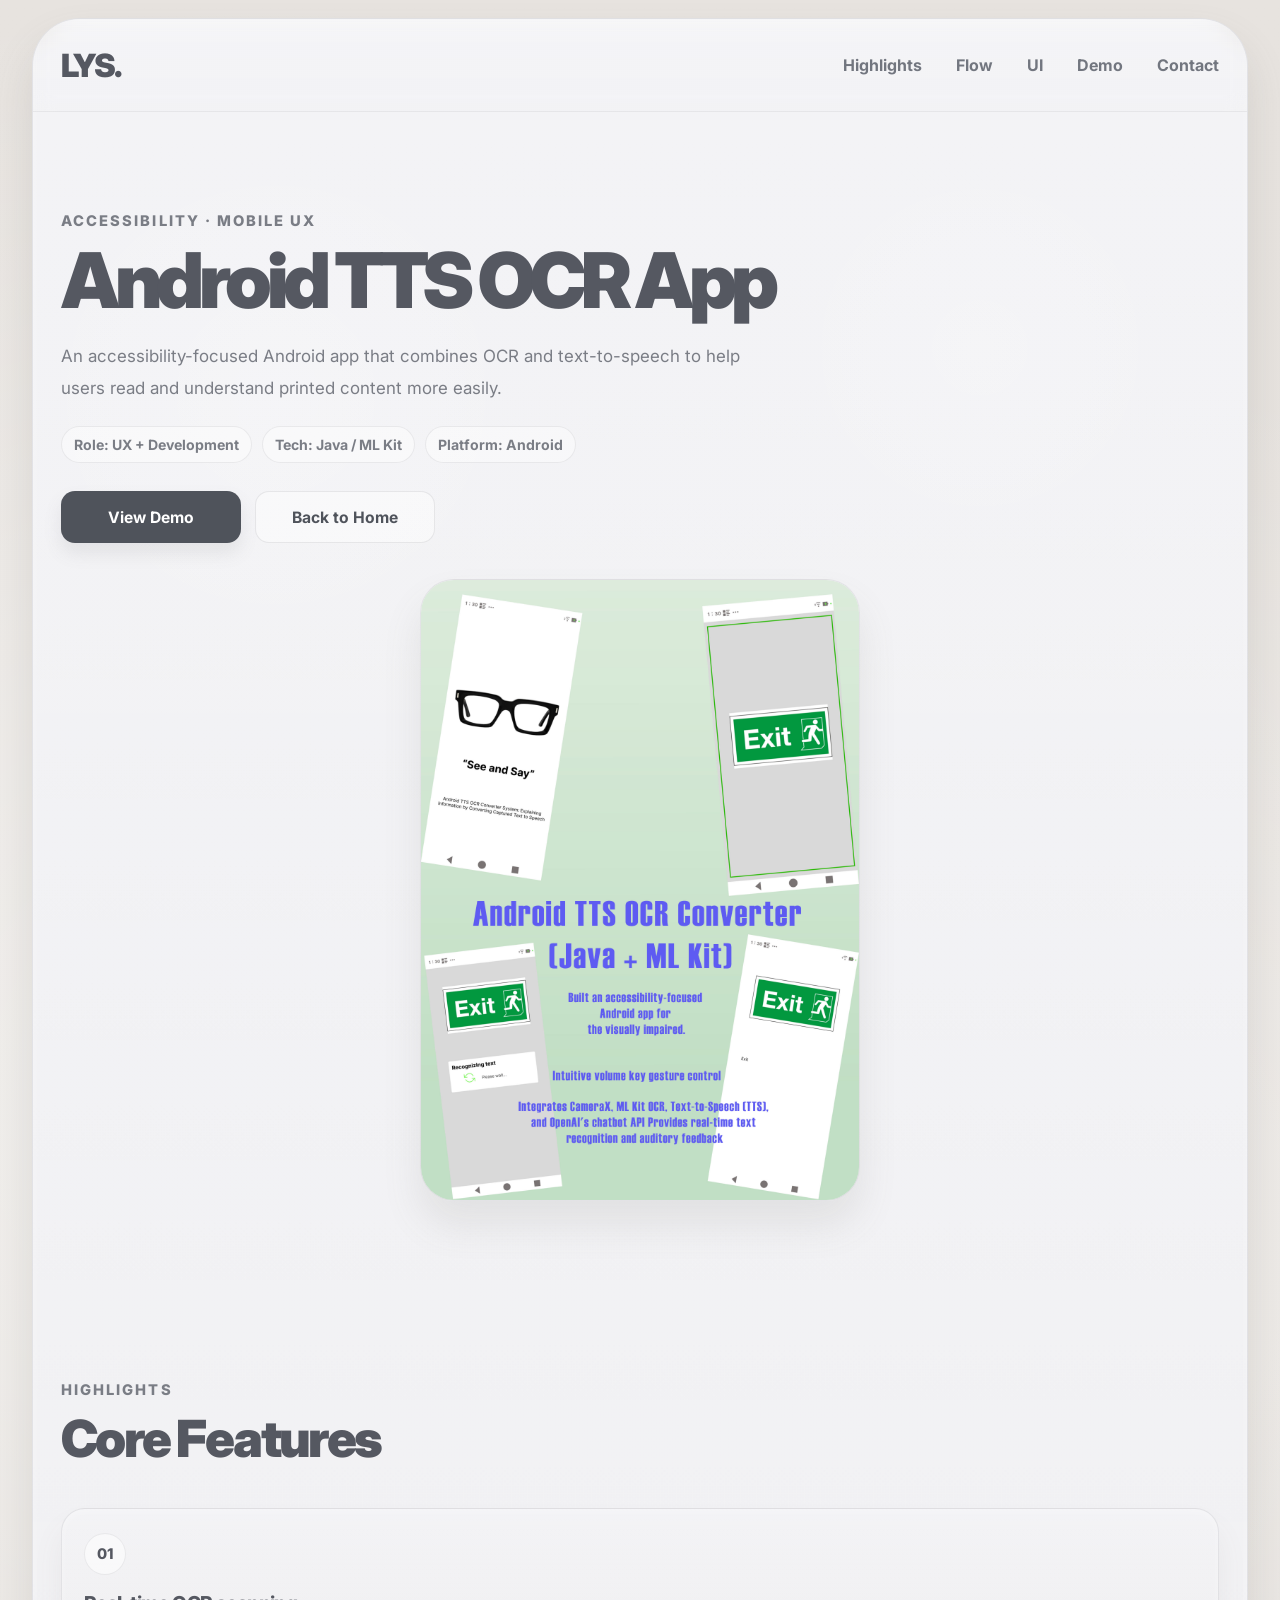
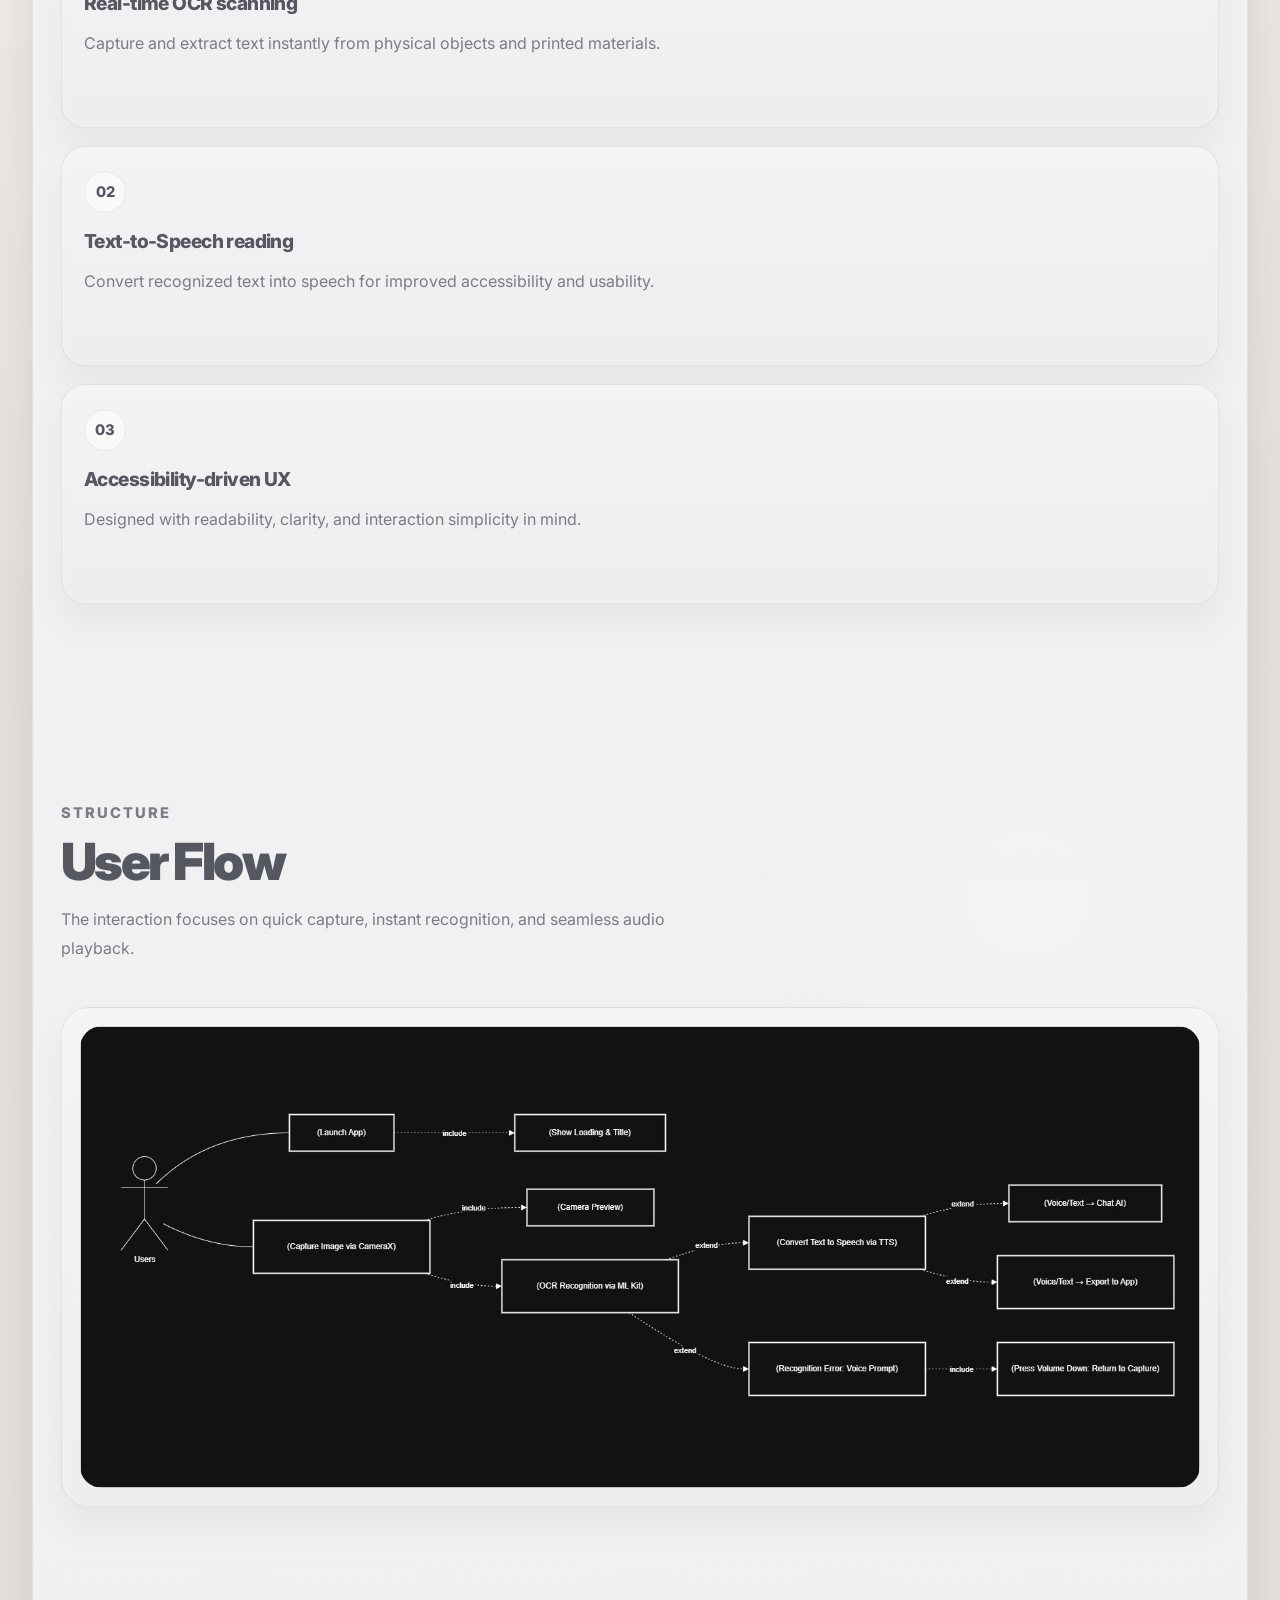
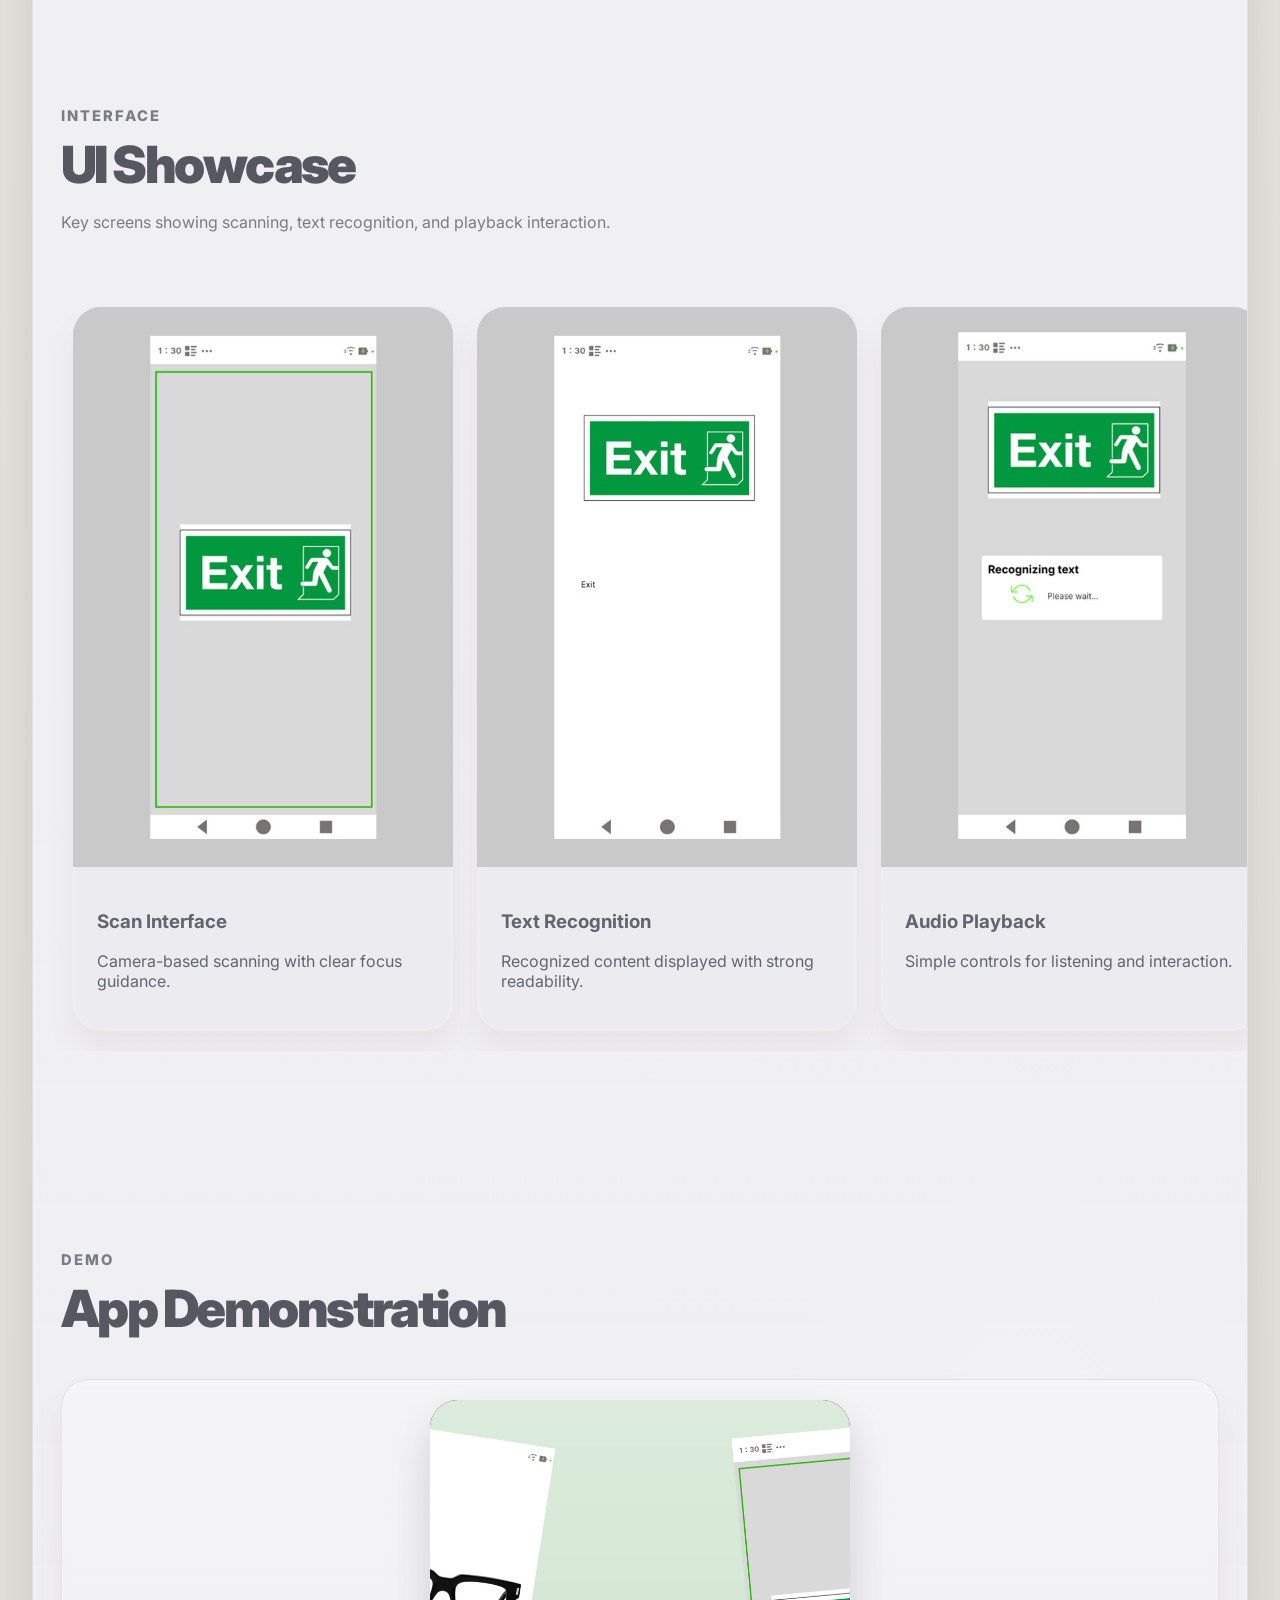
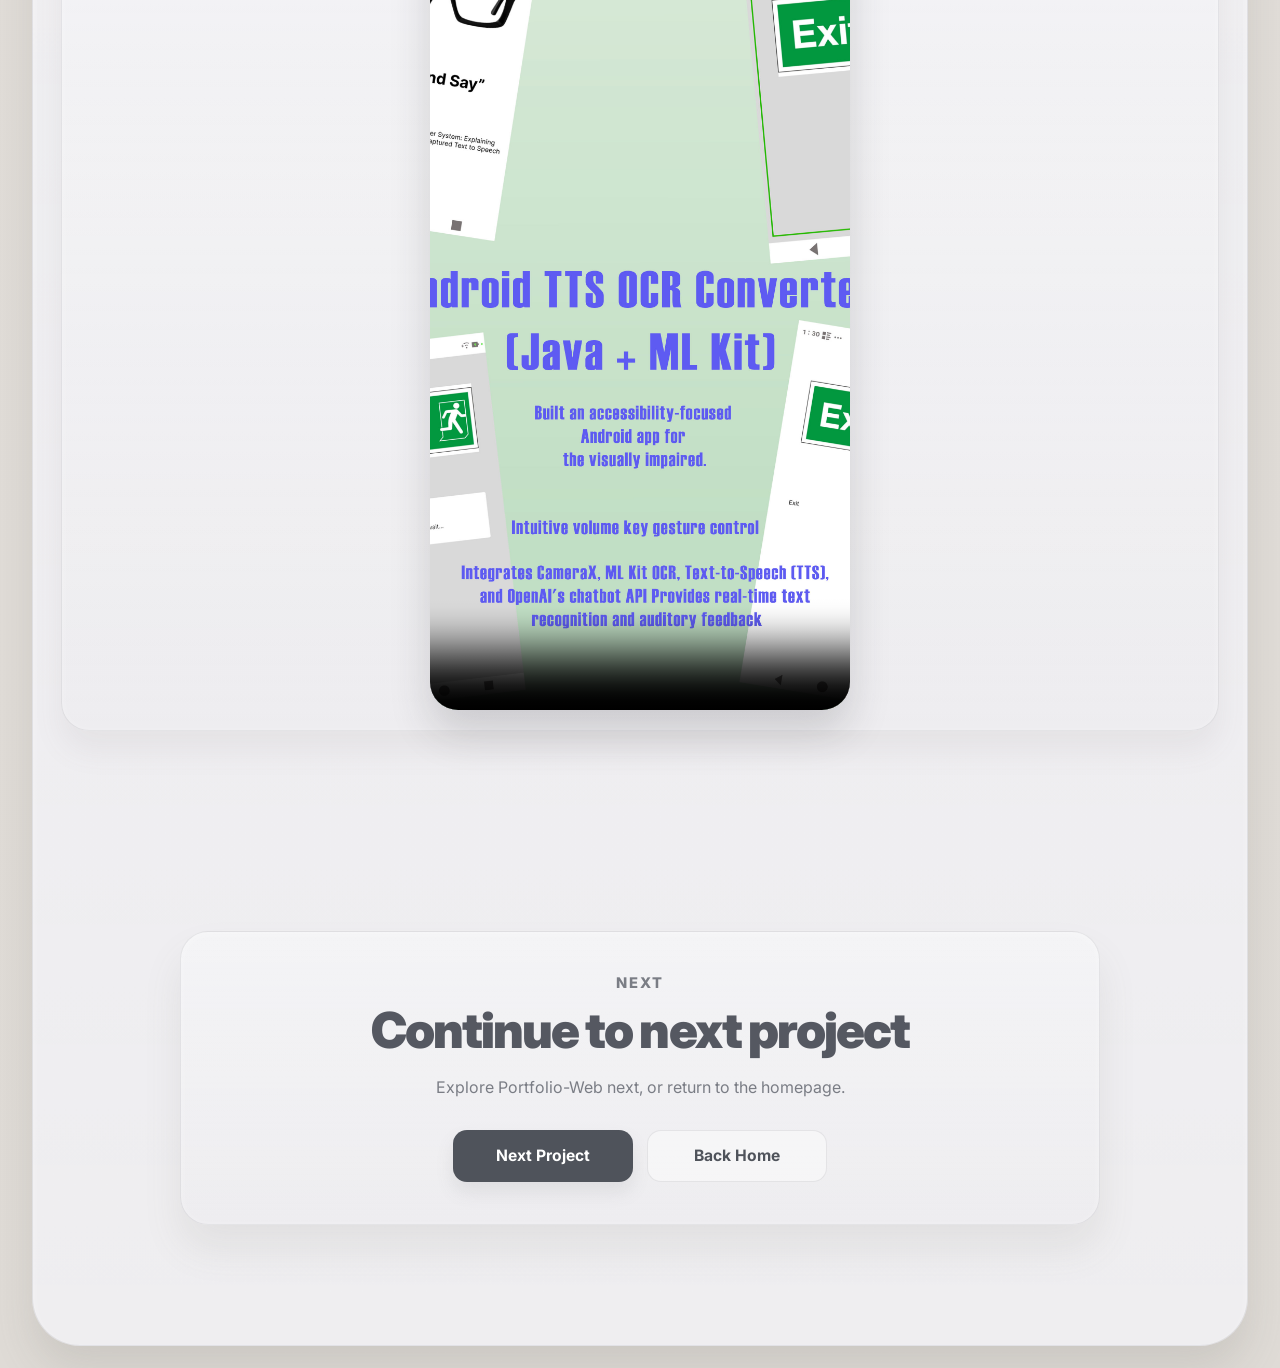
<file: tts-ocr.html>
<!DOCTYPE html>
<html lang="en">
<head>
    <meta charset="UTF-8">
    <meta name="viewport" content="width=device-width, initial-scale=1.0">
    <title>Android TTS OCR App | Liu Yi Shan</title>
    <link href="https://fonts.googleapis.com/css2?family=Inter:wght@400;500;600;700;800;900&display=swap" rel="stylesheet"/>
    <link rel="stylesheet" href="tts-ocr.css"/>

</head>
<body>
    
<main class="page-shell">

  <!-- Header -->
  <header class="site-header">
    <div class="container header-inner">
      <a href="index.html" class="logo">LYS.</a>
      <nav class="nav">
        <a href="#highlights">Highlights</a>
        <a href="#flow">Flow</a>
        <a href="#ui-showcase">UI</a>
        <a href="#prototype">Demo</a>
        <a href="index.html#contact">Contact</a>
      </nav>
    </div>
  </header>

  <!-- Hero -->
  <section class="showcase-hero">
    <div class="container">
      <div class="showcase-hero-layout">

        <div class="showcase-hero-copy">
          <p class="section-kicker">Accessibility · Mobile UX</p>
          <h1>Android TTS OCR App</h1>

          <p class="showcase-hero-text">
            An accessibility-focused Android app that combines OCR and text-to-speech
            to help users read and understand printed content more easily.
          </p>

          <div class="showcase-meta">
            <span>Role: UX + Development</span>
            <span>Tech: Java / ML Kit</span>
            <span>Platform: Android</span>
          </div>

          <div class="showcase-hero-actions">
            <a href="#prototype" class="case-btn case-btn-primary">View Demo</a>
            <a href="index.html" class="case-btn case-btn-secondary">Back to Home</a>
          </div>
        </div>

        <div class="showcase-hero-visual">
          <div class="showcase-device-frame">
            <img src="images/UIUX/Android_TTS_OCR_Converter_ps.jpg" class="showcase-hero-image"/>
          </div>
        </div>

      </div>
    </div>
  </section>

  <!-- Highlights -->
  <section class="showcase-section" id="highlights">
    <div class="container">

      <div class="section-heading section-heading-left">
        <p class="section-kicker">Highlights</p>
        <h2>Core Features</h2>
      </div>

      <div class="highlight-grid">

        <div class="highlight-card">
          <span class="highlight-number">01</span>
          <h3>Real-time OCR scanning</h3>
          <p>Capture and extract text instantly from physical objects and printed materials.</p>
        </div>

        <div class="highlight-card">
          <span class="highlight-number">02</span>
          <h3>Text-to-Speech reading</h3>
          <p>Convert recognized text into speech for improved accessibility and usability.</p>
        </div>

        <div class="highlight-card">
          <span class="highlight-number">03</span>
          <h3>Accessibility-driven UX</h3>
          <p>Designed with readability, clarity, and interaction simplicity in mind.</p>
        </div>

      </div>
    </div>
  </section>

  <!-- Flow -->
  <section class="showcase-section showcase-section-soft" id="flow">
    <div class="container">

      <div class="section-heading section-heading-left">
        <p class="section-kicker">Structure</p>
        <h2>User Flow</h2>
        <p class="section-text section-text-left">
          The interaction focuses on quick capture, instant recognition, and seamless audio playback.
        </p>
      </div>

      <div class="showcase-media-card">
        <img src="images/UIUX/Android_TTS_OCR_Converter_ucd.jpg" class="showcase-media-image"/>
      </div>

    </div>
  </section>

  <!-- UI Showcase -->
  <section class="showcase-section" id="ui-showcase">
    <div class="container">

      <div class="section-heading section-heading-left">
        <p class="section-kicker">Interface</p>
        <h2>UI Showcase</h2>
        <p class="section-text section-text-left">
          Key screens showing scanning, text recognition, and playback interaction.
        </p>
      </div>

    </div>

    <div class="gallery-wrapper">
      <div class="showcase-gallery">

        <div class="showcase-gallery-card">
          <div class="showcase-gallery-image-wrap">
            <img src="images/UIUX/t1.jpg" class="showcase-gallery-image" draggable="false"/>
          </div>
          <div class="showcase-gallery-caption">
            <h3>Scan Interface</h3>
            <p>Camera-based scanning with clear focus guidance.</p>
          </div>
        </div>

        <div class="showcase-gallery-card">
          <div class="showcase-gallery-image-wrap">
            <img src="images/UIUX/t2.jpg" class="showcase-gallery-image" draggable="false"/>
          </div>
          <div class="showcase-gallery-caption">
            <h3>Text Recognition</h3>
            <p>Recognized content displayed with strong readability.</p>
          </div>
        </div>

        <div class="showcase-gallery-card">
          <div class="showcase-gallery-image-wrap">
            <img src="images/UIUX/t3.jpg" class="showcase-gallery-image" draggable="false"/>
          </div>
          <div class="showcase-gallery-caption">
            <h3>Audio Playback</h3>
            <p>Simple controls for listening and interaction.</p>
          </div>
        </div>

      </div>
    </div>
  </section>

  <!-- Demo -->
  <section class="showcase-section showcase-section-soft" id="prototype">
    <div class="container">

      <div class="section-heading section-heading-left">
        <p class="section-kicker">Demo</p>
        <h2>App Demonstration</h2>
      </div>

      <div class="showcase-demo-card">
        <div class="showcase-demo-video-wrap">
          <video class="showcase-demo-video" poster="images/UIUX/Android_TTS_OCR_Converter_ps.jpg" controls>
            <source src="images/UIUX/Android_TTS_OCR_Converter_video.mp4" type="video/mp4"/>
          </video>
        </div>
      </div>

    </div>
  </section>

  <!-- Bottom -->
  <section class="showcase-section showcase-bottom-nav">
    <div class="container">
      <div class="showcase-bottom-card">

        <p class="section-kicker">Next</p>
        <h2>Continue to next project</h2>
        <p class="showcase-bottom-text">
            Explore Portfolio-Web next, or return to the homepage.
        </p>

        <div class="showcase-hero-actions">
          <a href="portfolio-web.html" class="case-btn case-btn-primary">Next Project</a>
          <a href="index.html" class="case-btn case-btn-secondary">Back Home</a>
        </div>

      </div>
    </div>
  </section>

</main>

<script src="projects.js"></script>

</body>
</html>
</file>
<file: hero.css>
:root {
  --page-bg: #e6e6e6; /* 整體背景偏淡灰 */
  --shell-bg: #f3f2f2;
  --shell-border: rgba(60, 60, 60, 0.08);
  --header-border: rgba(60, 60, 60, 0.08);

  --text: #4f5258;
  --text-strong: #44474e;
  --text-soft: #70737a;
  --text-nav: #6b6f77;
  --text-nav-hover: #2f333a;

  --bar-stroke: rgba(155, 158, 166, 0.7);
  --bar-fill-1: linear-gradient(180deg, rgba(255, 255, 255, 0.12), rgba(166, 169, 177, 0.08));
  --bar-fill-2: linear-gradient(180deg, rgba(255, 255, 255, 0.1), rgba(145, 149, 160, 0.06));
  --bar-fill-3: linear-gradient(180deg, rgba(255, 255, 255, 0.14), rgba(174, 177, 186, 0.07));

  --button-primary-bg: #4f535b;
  --button-primary-hover: #3f434a;
  --button-primary-text: #ffffff;

  --button-secondary-bg: rgba(255, 255, 255, 0.42);
  --button-secondary-hover: rgba(255, 255, 255, 0.7);
  --button-secondary-text: #4d5158;
  --button-secondary-border: rgba(90, 94, 102, 0.14);

  --shadow-shell: 0 18px 40px rgba(66, 66, 66, 0.16);
  --shadow-bar: 0 18px 28px rgba(99, 100, 105, 0.08);
  --shadow-bar-hover: 0 24px 36px rgba(88, 89, 94, 0.12);
  --shadow-title: 0 12px 22px rgba(72, 73, 78, 0.12);
  --shadow-button: 0 10px 18px rgba(86, 88, 94, 0.1);

  --container: 1280px;
  --shell-radius: 48px;
  --header-height: 92px;
  --hero-min-height: calc(100vh - 140px);
  --ease-out: cubic-bezier(0.22, 1, 0.36, 1);
}

* {
  box-sizing: border-box;
}

html {
  scroll-behavior: smooth;
}

body {
  margin: 0;
  min-height: 100vh;
  font-family: "Inter", system-ui, -apple-system, BlinkMacSystemFont, "Segoe UI", sans-serif;
  background: var(--page-bg);
  color: var(--text);
  overflow-x: hidden;
}

a {
  color: inherit;
  text-decoration: none;
}

.container {
  width: min(var(--container), calc(100% - 56px));
  margin: 0 auto;
}

.page-shell {
  width: min(95vw, 1700px);
  margin: 18px auto 22px;
  background: var(--shell-bg);
  border: 1px solid var(--shell-border);
  border-radius: var(--shell-radius);
  box-shadow: var(--shadow-shell);
  overflow: hidden;
  position: relative;
}

/* Header */
.site-header {
  position: relative;
  z-index: 30;
  min-height: var(--header-height);
  border-bottom: 1px solid var(--header-border);
  background: rgba(255, 255, 255, 0.12);
  backdrop-filter: blur(8px);
}

.header-inner {
  min-height: var(--header-height);
  display: flex;
  align-items: center;
  justify-content: space-between;
  gap: 24px;
}

.logo {
  font-size: 2rem;
  font-weight: 900;
  letter-spacing: -0.06em;
  color: var(--text-strong);
}

.nav {
  display: flex;
  align-items: center;
  gap: 34px;
}

.nav a {
  position: relative;
  font-size: 1rem;
  font-weight: 700;
  color: var(--text-nav);
  transition:
    color 0.22s ease,
    transform 0.22s ease;
}

.nav a::after {
  content: "";
  position: absolute;
  left: 0;
  bottom: -8px;
  width: 100%;
  height: 2px;
  border-radius: 999px;
  background: var(--text-nav-hover);
  transform: scaleX(0);
  transform-origin: center;
  transition: transform 0.22s ease;
  opacity: 0.85;
}

.nav a:hover {
  color: var(--text-nav-hover);
  transform: translateY(-1px);
}

.nav a:hover::after {
  transform: scaleX(1);
}

/* Hero */
.hero {
  position: relative;
  min-height: var(--hero-min-height);
  display: flex;
  align-items: center;
  justify-content: center;
  overflow: hidden;
  isolation: isolate;
  background:
    radial-gradient(circle at 50% 42%, rgba(255, 255, 255, 0.25), transparent 42%),
    linear-gradient(180deg, rgba(255, 255, 255, 0.08), rgba(255, 255, 255, 0));
}

.hero-stage {
  position: absolute;
  inset: 0;
  z-index: 1;
  pointer-events: auto;
}

.bar {
  position: absolute;
  display: block;
  width: clamp(100px, 9vw, 132px);
  border: 2px solid var(--bar-stroke);
  border-radius: 2px;
  background: transparent;
  box-shadow: var(--shadow-bar);
  opacity: 0;
  will-change: transform, opacity;
  transform-style: preserve-3d;
  transition:
    box-shadow 0.28s ease,
    border-color 0.28s ease,
    filter 0.28s ease;
}

.bar::after {
  content: "";
  position: absolute;
  inset: 0;
  background: transparent;
}

.bar-1::after,
.bar-4::after {
  background: var(--bar-fill-1);
}

.bar-2::after,
.bar-5::after {
  background: var(--bar-fill-2);
}

.bar-3::after,
.bar-6::after {
  background: var(--bar-fill-3);
}

.bar:hover {
  box-shadow: var(--shadow-bar-hover);
  border-color: rgba(125, 129, 138, 0.95);
}

/* Initial positions */
.bar-1 {
  height: clamp(300px, 28vw, 430px);
  left: 12%;
  top: 9%;
  transform: translateY(-180%) rotate(17deg);
}

.bar-2 {
  height: clamp(340px, 31vw, 500px);
  left: 28%;
  top: 6%;
  transform: translateY(-180%) rotate(17deg);
}

.bar-3 {
  height: clamp(260px, 25vw, 390px);
  left: 46%;
  top: 8%;
  transform: translateY(-180%) rotate(17deg);
}

.bar-4 {
  height: clamp(220px, 21vw, 320px);
  left: 39%;
  bottom: 15%;
  transform: translateY(180%) rotate(17deg);
}

.bar-5 {
  height: clamp(300px, 27vw, 430px);
  left: 55%;
  bottom: 8%;
  transform: translateY(180%) rotate(17deg);
}

.bar-6 {
  height: clamp(230px, 22vw, 340px);
  left: 73%;
  bottom: 13%;
  transform: translateY(180%) rotate(17deg);
}

/* Animated state */
.hero.hero-bars-animate .bar-1,
.hero.hero-bars-animate .bar-2,
.hero.hero-bars-animate .bar-3,
.hero.hero-bars-animate .bar-4,
.hero.hero-bars-animate .bar-5,
.hero.hero-bars-animate .bar-6 {
  opacity: 1;
}

.hero.hero-bars-animate .bar-1 {
  animation: barDown1 1.05s var(--ease-out) forwards;
}

.hero.hero-bars-animate .bar-2 {
  animation: barDown2 1.15s var(--ease-out) forwards;
}

.hero.hero-bars-animate .bar-3 {
  animation: barDown3 1.1s var(--ease-out) forwards;
}

.hero.hero-bars-animate .bar-4 {
  animation: barUp1 1.08s var(--ease-out) forwards;
}

.hero.hero-bars-animate .bar-5 {
  animation: barUp2 1.12s var(--ease-out) forwards;
}

.hero.hero-bars-animate .bar-6 {
  animation: barUp3 1s var(--ease-out) forwards;
}

.hero-content {
  position: relative;
  z-index: 5;
  min-height: var(--hero-min-height);
  display: flex;
  align-items: center;
  justify-content: center;
  text-align: center;
  pointer-events: none;
}

.hero-copy {
  max-width: 1000px;
  opacity: 0;
  transform: translateY(18px);
  pointer-events: auto;
}

.hero.hero-copy-animate .hero-copy {
  animation: copyIn 0.7s ease forwards;
  animation-delay: 0.5s;
}

.hero.hero-copy-visible .hero-copy {
  opacity: 1;
  transform: translateY(0);
}

.hero-kicker {
  margin: 0 0 18px;
  font-size: clamp(0.9rem, 1vw, 1.06rem);
  font-weight: 800;
  letter-spacing: 0.16em;
  text-transform: uppercase;
  color: var(--text-soft);
}

.hero-title {
  margin: 0;
  font-size: clamp(4.4rem, 12vw, 9rem);
  line-height: 0.88;
  letter-spacing: -0.09em;
  font-weight: 900;
  color: var(--text-strong);
  text-shadow: var(--shadow-title);
}

.hero-subtitle {
  max-width: 760px;
  margin: 20px auto 0;
  font-size: clamp(1rem, 1.3vw, 1.16rem);
  line-height: 1.75;
  color: var(--text-soft);
}

.hero-actions {
  margin-top: 28px;
  display: flex;
  justify-content: center;
  gap: 16px;
  flex-wrap: wrap;
}

.hero-link {
  min-width: 168px;
  min-height: 52px;
  padding: 0 22px;
  border-radius: 14px;
  display: inline-flex;
  align-items: center;
  justify-content: center;
  font-size: 0.98rem;
  font-weight: 700;
  transition:
    transform 0.22s ease,
    background 0.22s ease,
    border-color 0.22s ease,
    color 0.22s ease,
    box-shadow 0.22s ease;
  box-shadow: var(--shadow-button);
}

.hero-link:hover {
  transform: translateY(-2px);
}

.hero-link-primary {
  background: var(--button-primary-bg);
  color: var(--button-primary-text);
}

.hero-link-primary:hover {
  background: var(--button-primary-hover);
}

.hero-link-secondary {
  background: var(--button-secondary-bg);
  border: 1px solid var(--button-secondary-border);
  color: var(--button-secondary-text);
}

.hero-link-secondary:hover {
  background: var(--button-secondary-hover);
}

/* Keyframes */
@keyframes barDown1 {
  0% {
    transform: translateY(-180%) rotate(17deg);
  }
  75% {
    transform: translateY(14px) rotate(17deg);
  }
  100% {
    transform: translateY(0) rotate(17deg);
  }
}

@keyframes barDown2 {
  0% {
    transform: translateY(-180%) rotate(17deg);
  }
  78% {
    transform: translateY(18px) rotate(17deg);
  }
  100% {
    transform: translateY(0) rotate(17deg);
  }
}

@keyframes barDown3 {
  0% {
    transform: translateY(-180%) rotate(17deg);
  }
  74% {
    transform: translateY(12px) rotate(17deg);
  }
  100% {
    transform: translateY(0) rotate(17deg);
  }
}

@keyframes barUp1 {
  0% {
    transform: translateY(180%) rotate(17deg);
  }
  76% {
    transform: translateY(-14px) rotate(17deg);
  }
  100% {
    transform: translateY(0) rotate(17deg);
  }
}

@keyframes barUp2 {
  0% {
    transform: translateY(180%) rotate(17deg);
  }
  79% {
    transform: translateY(-10px) rotate(17deg);
  }
  100% {
    transform: translateY(0) rotate(17deg);
  }
}

@keyframes barUp3 {
  0% {
    transform: translateY(180%) rotate(17deg);
  }
  75% {
    transform: translateY(-12px) rotate(17deg);
  }
  100% {
    transform: translateY(0) rotate(17deg);
  }
}

@keyframes copyIn {
  from {
    opacity: 0;
    transform: translateY(18px);
  }
  to {
    opacity: 1;
    transform: translateY(0);
  }
}


/* Hover floating effect after entry animation */
.hero.is-ready .bar-1:hover,
.hero.is-ready .bar-2:hover,
.hero.is-ready .bar-3:hover {
  box-shadow: var(--shadow-bar-hover);
  border-color: rgba(125, 129, 138, 0.95);
  filter: brightness(1.03);
}

.hero.is-ready .bar-4:hover,
.hero.is-ready .bar-5:hover,
.hero.is-ready .bar-6:hover {
  box-shadow: var(--shadow-bar-hover);
  border-color: rgba(125, 129, 138, 0.95);
  filter: brightness(1.03);
}

/* Top three: float upward */
.hero.is-ready .bar-1:hover {
  animation:
    barDown1 1.05s var(--ease-out) forwards,
    floatTop 0.22s ease-out forwards;
}

.hero.is-ready .bar-2:hover {
  animation:
    barDown2 1.15s var(--ease-out) forwards,
    floatTop 0.22s ease-out forwards;
}

.hero.is-ready .bar-3:hover {
  animation:
    barDown3 1.1s var(--ease-out) forwards,
    floatTop 0.22s ease-out forwards;
}

/* Bottom three: float downward */
.hero.is-ready .bar-4:hover {
  animation:
    barUp1 1.08s var(--ease-out) forwards,
    floatBottom 0.22s ease-out forwards;
}

.hero.is-ready .bar-5:hover {
  animation:
    barUp2 1.12s var(--ease-out) forwards,
    floatBottom 0.22s ease-out forwards;
}

.hero.is-ready .bar-6:hover {
  animation:
    barUp3 1s var(--ease-out) forwards,
    floatBottom 0.22s ease-out forwards;
}

@keyframes floatTop {
  from {
    transform: translateY(0) rotate(17deg);
  }
  to {
    transform: translateY(-14px) rotate(17deg);
  }
}

@keyframes floatBottom {
  from {
    transform: translateY(0) rotate(17deg);
  }
  to {
    transform: translateY(14px) rotate(17deg);
  }
}


/* Reduced motion */
@media (prefers-reduced-motion: reduce) {
  .hero-copy,
  .bar,
  .hero-link,
  .nav a,
  .nav a::after {
    animation: none !important;
    transition: none !important;
  }

  .hero-copy {
    opacity: 1 !important;
    transform: none !important;
  }

  .bar {
    opacity: 1 !important;
    transform: rotate(17deg) !important;
  }
}

/* Responsive */
@media (max-width: 1100px) {
  .bar-1 {
    left: 9%;
  }

  .bar-2 {
    left: 25%;
  }

  .bar-3 {
    left: 45%;
  }

  .bar-4 {
    left: 37%;
  }

  .bar-5 {
    left: 56%;
  }

  .bar-6 {
    left: 75%;
  }

  .hero-title {
    font-size: clamp(4rem, 13vw, 7.8rem);
  }
}

@media (max-width: 820px) {
  .container {
    width: min(var(--container), calc(100% - 28px));
  }

  .page-shell {
    width: min(96vw, 1700px);
    border-radius: 30px;
  }

  .header-inner {
    min-height: 78px;
  }

  .nav {
    gap: 18px;
  }

  .nav a {
    font-size: 0.94rem;
  }

  .hero-title {
    font-size: clamp(3.2rem, 15vw, 5.8rem);
    line-height: 0.9;
  }

  .hero-subtitle {
    max-width: 620px;
    margin-top: 18px;
  }

  .bar {
    width: clamp(68px, 10vw, 88px);
  }

  .bar-1 {
    left: 8%;
  }

  .bar-2 {
    left: 25%;
  }

  .bar-3 {
    left: 46%;
  }

  .bar-4 {
    left: 37%;
  }

  .bar-5 {
    left: 56%;
  }

  .bar-6 {
    left: 77%;
  }
}

@media (max-width: 640px) {
  .page-shell {
    margin: 10px auto 14px;
    border-radius: 22px;
  }

  .header-inner {
    padding: 18px 0 14px;
    min-height: auto;
    flex-direction: column;
    align-items: flex-start;
  }

  .logo {
    font-size: 1.7rem;
  }

  .nav {
    width: 100%;
    gap: 14px;
    flex-wrap: wrap;
  }

  .hero {
    min-height: calc(100vh - 70px);
    padding: 28px 0 34px;
  }

  .hero-content {
    min-height: calc(100vh - 70px);
  }

  .hero-kicker {
    font-size: 0.78rem;
    letter-spacing: 0.13em;
  }

  .hero-title {
    font-size: clamp(2.8rem, 18vw, 4.6rem);
  }

  .hero-subtitle {
    font-size: 0.98rem;
    line-height: 1.65;
  }

  .hero-actions {
    gap: 12px;
  }

  .hero-link {
    width: 100%;
    min-width: 0;
  }

  .bar {
    width: 52px;
  }

  .bar-1 {
    height: 220px;
    left: 6%;
    top: 12%;
  }

  .bar-2 {
    height: 260px;
    left: 25%;
    top: 8%;
  }

  .bar-3 {
    height: 180px;
    left: 47%;
    top: 14%;
  }

  .bar-4 {
    height: 160px;
    left: 37%;
    bottom: 20%;
  }

  .bar-5 {
    height: 240px;
    left: 57%;
    bottom: 12%;
  }

  .bar-6 {
    height: 180px;
    left: 79%;
    bottom: 18%;
  }
}



/* =========================
   Selected Projects Section
========================= */
.projects-section {
  position: relative;
  padding: 110px 0 120px;
  background:
    radial-gradient(circle at 50% 18%, rgba(255, 255, 255, 0.18), transparent 24%),
    linear-gradient(180deg, rgba(255, 255, 255, 0.05), rgba(255, 255, 255, 0));
}

.section-heading {
  max-width: 720px;
  margin: 0 auto 56px;
  text-align: center;
}

.section-kicker {
  margin: 0 0 14px;
  font-size: 0.92rem;
  font-weight: 800;
  letter-spacing: 0.14em;
  text-transform: uppercase;
  color: var(--text-soft);
}

.section-heading h2 {
  margin: 0;
  font-size: clamp(2.2rem, 4vw, 3.5rem);
  line-height: 1;
  letter-spacing: -0.05em;
  font-weight: 900;
  color: var(--text-strong);
}

.projects-slider {
  width: 100%;

  position: relative;
  display: grid;
  grid-template-columns: 72px 1fr 72px;
  align-items: center;
  gap: 18px;
}

.projects-track {
  width: 100%;
  padding: 0 8px;        /* 讓兩側有呼吸，不貼邊 */
  overflow: visible; 

  display: flex;
  justify-content: center;
  align-items: center;
  gap: 48px;
  min-height: 700px;
}

.project-slide {
  width: 360px;
  flex: 0 0 360px;
  opacity: 0.56;
  transform: scale(0.94);
  transition:
    transform 0.38s ease,
    opacity 0.38s ease,
    filter 0.38s ease;
  filter: saturate(0.92);
}

.project-slide.is-active {
  opacity: 1;
  transform: scale(1.12);
  z-index: 2;
  filter: saturate(1);
}

.project-slide-link {
  position: relative;
  display: block;
  overflow: hidden;
  height: 560px;
  border-radius: 28px;
  border: 1px solid rgba(126, 126, 132, 0.14);
  background:
    linear-gradient(180deg, rgba(255, 255, 255, 0.18), rgba(255, 255, 255, 0.06)),
    linear-gradient(180deg, #efeff2 0%, #ecebee 100%);
  box-shadow:
    0 20px 30px rgba(110, 107, 102, 0.08),
    0 2px 8px rgba(255, 255, 255, 0.34) inset;
  transition:
    transform 0.28s ease,
    box-shadow 0.28s ease,
    border-color 0.28s ease;

  isolation: isolate;
  clip-path: inset(0 round 28px);
}

.project-slide.is-active .project-slide-link {
  box-shadow:
    0 30px 48px rgba(109, 106, 101, 0.16),
    0 2px 8px rgba(255, 255, 255, 0.42) inset;
}

.project-slide-link:hover {
  transform: translateY(-8px);
  border-color: rgba(118, 122, 132, 0.22);
}

.project-slide-image-wrap {
  position: absolute;
  inset: 0;
  overflow: hidden;

  border-radius: inherit;
}

.project-slide-image {
  width: 100%;
  height: 100%;
  object-fit: cover;
  display: block;
  transition:
    transform 0.45s ease,
    filter 0.35s ease;
}

.project-slide-link:hover .project-slide-image {
  transform: scale(1.04);
}

/* 底部半透明描述層 */
.project-slide-content {
  position: absolute;
  left: 0;
  right: 0;
  bottom: 0;
  z-index: 2;
  height: 220px; /* 固定高度，避免不同寬度被撐高 */
  padding: 20px 20px 22px;
  border-radius: 0 0 28px 28px;
  background:
    linear-gradient(
      180deg,
      rgba(236, 235, 239, 0.12),
      rgba(236, 235, 239, 0.68) 18%,
      rgba(236, 235, 239, 0.9) 58%,
      rgba(236, 235, 239, 0.96) 100%
    );
  backdrop-filter: blur(8px);
  -webkit-backdrop-filter: blur(8px);
  border-top: 1px solid rgba(255, 255, 255, 0.18);
  transition:
    backdrop-filter 0.3s ease,
    -webkit-backdrop-filter 0.3s ease,
    background 0.3s ease,
    box-shadow 0.3s ease;
  display: flex;
  flex-direction: column;
}


/* hover glass blur 強化 */
.project-slide-link:hover .project-slide-content {
  background:
    linear-gradient(
      180deg,
      rgba(236, 235, 239, 0.08),
      rgba(236, 235, 239, 0.54) 18%,
      rgba(236, 235, 239, 0.82) 54%,
      rgba(236, 235, 239, 0.94) 100%
    );
  backdrop-filter: blur(14px);
  -webkit-backdrop-filter: blur(14px);
  box-shadow: 0 -8px 20px rgba(255, 255, 255, 0.14) inset;
}

/* 圖片在 hover 時稍微變暗，讓底部資訊更清晰 */
.project-slide-link:hover .project-slide-image {
  filter: brightness(0.96);
}

.project-slide-tag {
  display: inline-flex;
  align-items: center;
  margin-bottom: 10px;
  padding: 8px 12px;
  border-radius: 999px;
  background: rgba(255, 255, 255, 0.42);
  border: 1px solid rgba(115, 119, 126, 0.12);
  color: var(--text-soft);
  font-size: 0.78rem;
  font-weight: 700;
  letter-spacing: 0.04em;
}

.project-slide-content h3 {
  margin: 0;
  font-size: 1.9rem;
  line-height: 1.08;
  letter-spacing: -0.04em;
  font-weight: 800;
  color: var(--text-strong);
  display: -webkit-box;
  -webkit-line-clamp: 2;   /* 最多兩行 */
  -webkit-box-orient: vertical;
  overflow: hidden;
}

.project-slide-content p {
  margin: 12px 0 0;
  color: var(--text-soft);
  font-size: 0.98rem;
  line-height: 1.72;
  display: -webkit-box;
  -webkit-line-clamp: 3;   /* 最多三行 */
  -webkit-box-orient: vertical;
  overflow: hidden;
}

.project-slide-cta {
  display: inline-flex;
  align-items: center;
  margin-top: auto; /* 固定推到底部 */
  font-size: 0.95rem;
  font-weight: 800;
  color: var(--text-strong);
  transition: color 0.22s ease, transform 0.22s ease;
}

.project-slide-link:hover .project-slide-cta {
  color: #40444c;
  transform: translateX(2px);
}

.slider-arrow {
  width: 60px;
  height: 60px;
  border: 1px solid rgba(118, 122, 132, 0.16);
  border-radius: 999px;
  background:
    linear-gradient(180deg, rgba(255, 255, 255, 0.5), rgba(255, 255, 255, 0.18));
  color: var(--text-strong);
  font-size: 1.5rem;
  font-weight: 700;
  cursor: pointer;
  box-shadow:
    0 12px 20px rgba(108, 105, 101, 0.08),
    0 2px 8px rgba(255, 255, 255, 0.34) inset;
  transition:
    transform 0.22s ease,
    background 0.22s ease,
    box-shadow 0.22s ease,
    color 0.22s ease;
}

.slider-arrow:hover {
  transform: translateY(-2px);
  background:
    linear-gradient(180deg, rgba(255, 255, 255, 0.72), rgba(255, 255, 255, 0.26));
  box-shadow:
    0 16px 24px rgba(108, 105, 101, 0.12),
    0 2px 8px rgba(255, 255, 255, 0.42) inset;
  color: #40444c;
}

.projects-more {
  display: flex;
  justify-content: center;
  margin-top: 50px;
}

.projects-more-link {
  position: relative;
  display: inline-flex;
  align-items: center;
  justify-content: center;
  padding-bottom: 10px;
  font-size: 3.3rem;
  font-weight: 900;
  letter-spacing: 0.08em;
  color: var(--text-strong);
  transition: color 0.22s ease, transform 0.22s ease;
}

.projects-more-link::after {
  content: "";
  position: absolute;
  left: 50%;
  bottom: 0;
  width: 56px;
  height: 3px;
  border-radius: 999px;
  background: var(--text-strong);
  transform: translateX(-50%);
  transition: background 0.22s ease, width 0.22s ease;
}

.projects-more-link:hover {
  color: #325eb7;
  transform: translateY(-2px);
}

.projects-more-link:hover::after {
  background: #325eb7;
  width: 68px;
}



/* =========================
   Projects Responsive
========================= */

/* 1600 以下：直接進入橫向滑動模式 */
@media (max-width: 1600px) {
  .projects-slider {
    grid-template-columns: 1fr;
    gap: 14px;
  }

  .slider-arrow {
    display: none;
  }

  .projects-track {
    /* 關鍵修改：不使用 justify-content: center 防止左側鎖死 */
    display: flex;
    justify-content: flex-start; 
    gap: 32px;
    
    /* 透過 padding 讓卡片在未溢出時看起來像居中，溢出時也能滑到最左 */
    padding: 20px calc((100% - (360px * 3 + 32px * 2)) / 2); 
    /* 如果卡片不夠 3 張，上面的 padding 會自動計算居中位置 */
    /* 如果怕計算太複雜，可以直接設 padding: 20px 100px; */
    
    min-height: auto;
    overflow-x: auto;
    overflow-y: visible;
    -webkit-overflow-scrolling: touch;
    scroll-snap-type: x mandatory;
  }

  /* 當寬度不足以支撐 3 張卡片置中時，回退到簡單的內邊距 */
  @media (max-width: 1250px) {
    .projects-track {
      padding: 20px 40px;
    }
  }

  .projects-track::-webkit-scrollbar {
    height: 8px;
  }

  .projects-track::-webkit-scrollbar-thumb {
    background: rgba(120, 120, 125, 0.22);
    border-radius: 999px;
  }

  /* 保持卡片原始比例與大小 */
  .project-slide,
  .project-slide.is-active {
    width: 360px;
    flex: 0 0 360px;
    opacity: 1;
    transform: none;
    filter: none;
    scroll-snap-align: center;
  }

  .project-slide-link {
    height: 560px;
  }

  .project-slide-content {
    height: 220px;
    padding: 20px 20px 22px;
  }

  .project-slide-content h3 {
    font-size: 1.9rem;
  }

  .project-slide-content p {
    font-size: 0.98rem;
    line-height: 1.72;
  }
}

/* 1280px 以下：保持 360px 大小不縮小，維持滾動感 */
@media (max-width: 1280px) {
  .projects-track {
    gap: 24px;
    /* 這裡不再縮小卡片到 320px，維持 360px 以符合你的要求 */
  }

  .project-slide,
  .project-slide.is-active {
    width: 360px;
    flex: 0 0 360px;
  }
}

/* 900px (Tablet) */
@media (max-width: 900px) {
  .projects-track {
    gap: 16px;
    padding: 0 16px 10px;
    justify-content: flex-start;
  }

  .project-slide,
  .project-slide.is-active {
    /* 平板端可以稍微縮小一點點，確保使用者知道後面還有內容 */
    width: 320px;
    flex: 0 0 320px;
  }

  .project-slide-link {
    height: 500px;
  }
}

/* Mobile */
@media (max-width: 640px) {
  .projects-track {
    padding: 0 14px 10px;
    gap: 14px;
    justify-content: flex-start;
    scroll-padding-left: 14px;
  }

  .project-slide,
  .project-slide.is-active {
    width: min(88vw, 320px);
    flex: 0 0 min(88vw, 320px);
  }

  .project-slide-link {
    height: 480px;
    border-radius: 22px;
    clip-path: inset(0 round 22px);
  }

  .project-slide-content {
    height: 200px;
    padding: 16px 16px 18px;
    border-radius: 0 0 22px 22px;
  }

  .project-slide-content h3 {
    font-size: 1.42rem;
  }

  .project-slide-content p {
    font-size: 0.92rem;
    line-height: 1.62;
    -webkit-line-clamp: 3;
  }

  .projects-more {
    margin-top: 40px;
  }
}


/* =========================
   Graphic Works Section
========================= */

.graphic-section {
  position: relative;
  padding: 110px 0 120px;
  background:
    radial-gradient(circle at 18% 18%, rgba(255, 255, 255, 0.14), transparent 22%),
    linear-gradient(180deg, rgba(255, 255, 255, 0.03), rgba(255, 255, 255, 0));
}

.graphic-section .section-heading {
  max-width: 760px;
  margin: 0 auto 56px;
  text-align: center;
}


.graphic-slider {
  display: flex;
  justify-content: center;
}


.graphic-track {
  display: grid;
  grid-template-columns: repeat(4, 1fr);
  gap: 28px;
  max-width: 1280px;
  width: 100%;
}

/* （統一比例） */
.graphic-card {
  position: relative;
  overflow: hidden;
  aspect-ratio: 210 / 297; /* A4 */
  border-radius: 24px;
  border: 1px solid rgba(126, 126, 132, 0.14);

  background:
    linear-gradient(180deg, rgba(255, 255, 255, 0.18), rgba(255, 255, 255, 0.06)),
    linear-gradient(180deg, #efeff2 0%, #ecebee 100%);

  box-shadow:
    0 20px 30px rgba(110, 107, 102, 0.08),
    0 2px 8px rgba(255, 255, 255, 0.34) inset;

  transition: all 0.28s ease;
}

.graphic-card:hover {
  transform: translateY(-10px);
  box-shadow:
    0 30px 50px rgba(109, 106, 101, 0.18),
    0 2px 8px rgba(255, 255, 255, 0.42) inset;
}

.graphic-staggered-image-wrap {
  width: 100%;
  height: 100%;
  overflow: hidden;
}

.graphic-staggered-image {
  width: 100%;
  height: 100%;
  object-fit: cover;
  transition: transform 0.4s ease;
}

.graphic-card:hover .graphic-staggered-image {
  transform: scale(1.05);
}

/* 錯位效果（只在大屏） */
.card-a { transform: translateY(20px); }
.card-b { transform: translateY(80px); }
.card-c { transform: translateY(20px); }
.card-d { transform: translateY(60px); }


.graphic-more {
  display: flex;
  justify-content: center;
  margin-top: 110px; 
}

.graphic-more-link {
  position: relative;
  display: inline-flex;
  align-items: center;
  justify-content: center;
  padding-bottom: 10px;
  font-size: 1.18rem;
  font-weight: 900;
  letter-spacing: 0.08em;
  color: var(--text-strong);
  transition: all 0.22s ease;
}

.graphic-more-link::after {
  content: "";
  position: absolute;
  left: 50%;
  bottom: 0;
  width: 60px;
  height: 3px;
  border-radius: 999px;
  background: var(--text-strong);
  transform: translateX(-50%);
}

.graphic-more-link:hover {
  transform: translateY(-2px);
}

.graphic-more-link:hover::after {
  width: 74px;
}

/* =========================
  MEDIA
========================= */

@media (max-width: 1500px) {

  .graphic-track {
    display: flex;
    gap: 24px;
    overflow-x: auto;
    padding: 0 24px 12px;
    scroll-snap-type: x mandatory;
  }

  .graphic-track::-webkit-scrollbar {
    height: 8px;
  }

  .graphic-track::-webkit-scrollbar-thumb {
    background: rgba(120,120,125,0.25);
    border-radius: 999px;
  }

  /* 卡片固定尺寸（關鍵） */
  .graphic-card {
    flex: 0 0 320px;
    width: 320px;
    aspect-ratio: 210 / 297;

    transform: none !important;
    scroll-snap-align: center;
  }
}

@media (max-width: 1024px) {

  .graphic-card {
    flex: 0 0 280px;
    width: 280px;
  }

  .graphic-track {
    gap: 20px;
    padding: 0 20px 10px;
  }
}


@media (max-width: 640px) {

  .graphic-section {
    padding: 80px 0 90px;
  }

  .graphic-section .section-heading {
    margin-bottom: 34px;
  }

  .graphic-track {
    gap: 16px;
    padding: 0 16px 10px;
  }

  .graphic-card {
    flex: 0 0 min(88vw, 320px);
    width: min(88vw, 320px);
    border-radius: 18px;
  }

  .graphic-more {
    margin-top: 40px;
  }

  .graphic-more-link {
    font-size: 1.06rem;
  }
}



/* =========================
   About Section
========================= */
.about-section {
  position: relative;
  padding: 110px 0 120px;
  background:
    radial-gradient(circle at 82% 20%, rgba(255, 255, 255, 0.14), transparent 22%),
    linear-gradient(180deg, rgba(255, 255, 255, 0.04), rgba(255, 255, 255, 0));
}

.about-panel {
  position: relative;
  overflow: hidden;
  border-radius: 36px;
  padding: 56px 56px 60px;
  background: rgba(255, 255, 255, 0.18);
  box-shadow:
    0 24px 44px rgba(109, 106, 101, 0.12),
    0 2px 8px rgba(255, 255, 255, 0.3) inset;
}

.about-panel-bg {
  position: absolute;
  inset: 0;
  z-index: 1;
  pointer-events: none;

  background-image: url("images/about.jpg");
  background-repeat: no-repeat;
  background-size: 1280px auto;
  background-position: right;

  opacity: 0;
  transform: translateX(38%);
  will-change: transform, opacity;
}

.about-section.about-visual-animate .about-panel-bg {
  animation: aboutBgSlideIn 4s cubic-bezier(0.22, 1, 0.36, 1) forwards;
}

@keyframes aboutBgSlideIn {
  from {
    opacity: 0;
    transform: translateX(38%);
  }
  to {
    opacity: 1;
    transform: translateX(0);
  }
}

.about-layout {
  position: relative;
  z-index: 2;
  display: grid;
  grid-template-columns: minmax(0, 1.1fr) minmax(0, 1fr);
  gap: 42px;
  align-items: start;
}

.about-intro h2 {
  margin: 0;
  font-size: clamp(2.4rem, 4.4vw, 4rem);
  line-height: 0.98;
  letter-spacing: -0.05em;
  font-weight: 900;
  color: var(--text-strong);
}

.about-lead {
  margin: 24px 0 0;
  font-size: 1.08rem;
  line-height: 1.9;
  color: rgb(0, 0, 0);
  max-width: 680px;
  font-weight: bold;
/* 
  padding: 18px 20px;
  border-radius: 14px;
  border: 1px solid rgba(126, 126, 132, 0.14);
  background:
  linear-gradient(180deg,
  rgba(255,255,255,0.08) 0%,
  rgba(255,255,255,0.04) 6%,
  rgba(226,228,230,0.18) 40%,
  rgba(210,213,217,0.22) 100%),

  rgba(200, 203, 208, 0.38); */
}
.about-text {
  margin: 18px 0 0;
  font-size: 1rem;
  line-height: 1.9;
  color: rgb(0, 0, 0);
  max-width: 660px;
  font-weight: bold;
}

.about-cards {
  display: grid;
  grid-template-columns: repeat(2, minmax(0, 1fr));
  gap: 18px;
}

.about-card {
  min-height: 220px;
  padding: 24px 22px;
  border-radius: 24px;
  border: 1px solid rgba(126, 126, 132, 0.14);
  box-shadow:
    0 20px 30px rgba(110, 107, 102, 0.08),
    0 2px 8px rgba(255, 255, 255, 0.34) inset;
  transition:
    transform 0.26s ease,
    box-shadow 0.26s ease,
    border-color 0.26s ease;
}

/* 四張卡片淡漸變 */
.about-card-focus {
  background: linear-gradient(135deg, rgba(230, 236, 246, 0.88), rgba(244, 246, 250, 0.82));
}

.about-card-tools {
  background: linear-gradient(135deg, rgba(236, 233, 245, 0.86), rgba(246, 245, 249, 0.82));
}

.about-card-implementation {
  background: linear-gradient(135deg, rgba(239, 236, 230, 0.86), rgba(248, 246, 242, 0.84));
}

.about-card-education {
  background: linear-gradient(135deg, rgba(230, 239, 238, 0.88), rgba(244, 248, 247, 0.84));
}

.about-card:hover {
  transform: translateY(-6px);
  border-color: rgba(118, 122, 132, 0.2);
  box-shadow:
    0 26px 36px rgba(109, 106, 101, 0.12),
    0 2px 8px rgba(255, 255, 255, 0.42) inset;
}

.about-card h3 {
  margin: 0 0 16px;
  font-size: 1.2rem;
  line-height: 1.1;
  font-weight: 800;
  letter-spacing: -0.03em;
  color: var(--text-strong);
}

.about-tags {
  margin: 0;
  padding: 0;
  list-style: none;
  display: flex;
  flex-wrap: wrap;
  gap: 10px;
}

.about-tags li {
  display: inline-flex;
  align-items: center;
  padding: 9px 12px;
  border-radius: 999px;
  background: rgba(255, 255, 255, 0.42);
  border: 1px solid rgba(115, 119, 126, 0.12);
  color: var(--text-soft);
  font-size: 0.9rem;
  font-weight: 700;
  line-height: 1;
}

.about-education p {
  margin: 0 0 10px;
  color: var(--text-soft);
  font-size: 0.98rem;
  line-height: 1.75;
}

.about-education p:first-child {
  color: var(--text-strong);
  font-weight: 800;
}

/* RWD */
@media (max-width: 1280px) {
  .about-panel {
    padding: 44px 38px 48px;
  }

  .about-layout {
    grid-template-columns: 1fr;
    gap: 34px;
  }

  .about-panel-bg {
    background-size: 1080px auto;
    transform: translateX(22%);
  }
}

@media (max-width: 900px) {
  .about-cards {
    grid-template-columns: 1fr;
  }

  .about-card {
    min-height: 0;
  }

  .about-panel-bg {
    background-size: 920px auto;
    transform: translateX(18%);
  }

}

@media (max-width: 640px) {
  .about-section {
    padding: 80px 0 90px;
  }

  .about-panel {
    padding: 28px 20px 32px;
    border-radius: 24px;
  }

  .about-intro h2 {
    font-size: clamp(2rem, 11vw, 2.8rem);
  }

  .about-lead,
  .about-text {
    font-size: 0.96rem;
    line-height: 1.8;
  }

  .about-card {
    padding: 20px 18px;
    border-radius: 20px;
  }

  .about-card h3 {
    font-size: 1.08rem;
  }

  .about-tags li {
    font-size: 0.84rem;
  }

  .about-panel-bg {
    background-size: 760px auto;
    transform: translateX(14%);
  }
}


/* =========================
   Contact Section
========================= */
.contact-section {
  position: relative;
  padding: 120px 0 90px;
  background:
    radial-gradient(circle at 50% 0%, rgba(255,255,255,0.16), transparent 40%),
    linear-gradient(180deg, rgba(255,255,255,0.04), rgba(255,255,255,0));
}

.contact-layout {
  text-align: center;
  max-width: 820px;
  margin: 0 auto;
}

.contact-intro h2 {
  margin: 0;
  font-size: clamp(2.6rem, 5vw, 4.2rem);
  line-height: 1;
  letter-spacing: -0.05em;
  font-weight: 900;
  color: var(--text-strong);
}

.contact-text {
  margin: 22px auto 0;
  font-size: 1.05rem;
  line-height: 1.9;
  color: var(--text-soft);
  max-width: 640px;
}

/* =========================
   Contact Cards
========================= */
.contact-actions {
  margin-top: 52px;
  display: grid;
  grid-template-columns: repeat(2, minmax(0, 1fr));
  gap: 18px;
}

.contact-card {
  display: flex;
  flex-direction: column;
  justify-content: center;
  align-items: center;

  padding: 26px 22px;
  border-radius: 22px;

  border: 1px solid rgba(126, 126, 132, 0.14);

  background:
    linear-gradient(180deg, rgba(180, 193, 222, 0.28), rgba(255,255,255,0.1)),
    linear-gradient(180deg, #efeff2 0%, #ecebee 100%);

  box-shadow:
    0 20px 30px rgba(110, 107, 102, 0.08),
    0 2px 8px rgba(255,255,255,0.34) inset;

  text-decoration: none;
  color: var(--text-strong);

  transition:
    transform 0.26s ease,
    box-shadow 0.26s ease,
    border-color 0.26s ease;
}

.contact-card span {
  font-size: 0.82rem;
  letter-spacing: 0.12em;
  text-transform: uppercase;
  color: var(--text-soft);
}

.contact-card strong {
  margin-top: 10px;
  font-size: 1.1rem;
  font-weight: 800;
}

.contact-card:hover {
  transform: translateY(-6px);
  border-color: rgba(118, 122, 132, 0.2);
  box-shadow:
    0 26px 36px rgba(109, 106, 101, 0.12),
    0 2px 8px rgba(255,255,255,0.42) inset;
}

/* =========================
   Footer
========================= */
.contact-footer {
  margin-top: 70px;
  text-align: center;
}

.contact-footer p {
  font-size: 0.85rem;
  color: rgba(90, 92, 98, 0.6);
}

/* =========================
   Responsive
========================= */
@media (max-width: 900px) {
  .contact-actions {
    grid-template-columns: 1fr;
  }
}

@media (max-width: 640px) {
  .contact-section {
    padding: 90px 0 70px;
  }

  .contact-intro h2 {
    font-size: clamp(2rem, 10vw, 2.8rem);
  }

  .contact-text {
    font-size: 0.95rem;
  }

  .contact-card {
    padding: 22px 18px;
    border-radius: 18px;
  }

  .contact-card strong {
    font-size: 1rem;
  }
}
</file>
<file: graphic.css>
@import url('https://fonts.googleapis.com/css2?family=Inter:wght@400;500;600;700;800&display=swap');

*{
  margin:0;
  padding:0;
  box-sizing:border-box;
}

html{
  scroll-behavior:smooth;
}

body{
  font-family:'Inter',sans-serif;
  background:#ececec;
  color:#111;
}

/* =========================
   NAVBAR
========================= */

.project-navbar{
  width:100%;
  padding:36px 70px;
  display:flex;
  justify-content:space-between;
  align-items:center;
}

.project-logo{
  font-size:2rem;
  font-weight:800;
  color:#111;
  text-decoration:none;
}

.project-nav{
  display:flex;
  gap:42px;
}

.project-nav a{
  text-decoration:none;
  color:#555;
  font-size:0.95rem;
  font-weight:600;
  transition:.3s;
}

.project-nav a:hover,
.project-nav a.active{
  color:#111;
}

/* =========================
   HERO
========================= */

.graphic-hero{
  padding:40px 24px 140px;
}

.graphic-hero-heading{
  text-align:center;
  margin-bottom:50px;
}

.graphic-hero-heading p{
  font-size:.92rem;
  font-weight:600;
  color:#666;
  margin-bottom:10px;
}

.graphic-hero-heading h1{
  font-size:clamp(3rem,5vw,5.5rem);
  font-weight:800;
  line-height:1;
}

.graphic-hero-banner{
  width:min(1200px,100%);
  margin:auto;
  border-radius:30px;
  overflow:hidden;
  box-shadow:
  0 40px 80px rgba(0,0,0,.12);
  transform:translateY(40px);
  opacity:0;
  animation:heroReveal 1s ease forwards;
  cursor:pointer;
}

.graphic-hero-banner img{
  width:100%;
  display:block;
  transition:
  transform .7s ease,
  filter .7s ease;
}

.graphic-hero-banner:hover img{
  transform:scale(1.03);
  filter:saturate(1.08);
}

.graphic-hero-banner:hover{
  box-shadow:
  0 55px 100px rgba(0,0,0,.18);
}

@keyframes heroReveal{
  to{
    transform:translateY(0);
    opacity:1;
  }
}

/* =========================
   SECTION
========================= */

.graphic-section{
  width:min(1400px,100%);
  margin:auto;
  padding:0 40px 180px;
}

.graphic-section-head{
  display:flex;
  justify-content:space-between;
  align-items:center;
  margin-bottom:70px;
  gap:30px;
}

.graphic-section-head h2{
  font-size:3rem;
  font-weight:800;
  margin-bottom:8px;
}

.graphic-section-head p{
  color:#666;
  font-weight:600;
}

.expand-btn{
  width:60px;
  height:60px;
  border:none;
  background:none;
  font-size:3rem;
  font-weight:300;
  cursor:pointer;
  transition:.5s ease;
}

.expand-btn.active{
  transform:rotate(45deg);
}

/* =========================
   FEATURED
========================= */

.featured-grid{
  display:flex;
  justify-content:center;
  align-items:flex-start;
  gap:34px;
  flex-wrap:wrap;
}

.featured-item{
  width:320px;
  flex:0 0 320px;
  position:relative;
  overflow:hidden;
  border-radius:28px;
  background:#ddd;
  transition:
  transform .5s ease,
  box-shadow .5s ease;
}

.featured-item img{
  width:100%;
  height:100%;
  object-fit:cover;
  display:block;
  transition:transform .7s ease;
}

.featured-item.large{
  height:500px;
}

.featured-item.center{
  height:580px;
  transform:translateY(-40px);
}

.featured-item:hover{
  transform:translateY(-10px);
  box-shadow:
  0 25px 60px rgba(0,0,0,.16);
}

.featured-item.center:hover{
  transform:
  translateY(-50px);
}

.featured-item:hover img{
  transform:scale(1.05);
}

.featured-overlay{
  position:absolute;
  left:20px;
  bottom:20px;
  background:rgba(0,0,0,.72);
  color:#fff;
  padding:12px 18px;
  border-radius:999px;
  font-size:.92rem;
  font-weight:600;
  backdrop-filter:blur(10px);
  opacity:0;
  transform:translateY(10px);
  transition:.4s ease;
}

.featured-item:hover .featured-overlay{
  opacity:1;
  transform:translateY(0);
}

.hidden-work{
  opacity:0;
  max-height:0;
  overflow:hidden;
  transform:translateY(40px) scale(.96);
  transition:
  opacity .6s ease,
  transform .6s ease,
  max-height .7s ease;
}

.featured-grid.expanded .hidden-work{
  opacity:1;
  max-height:700px;
  transform:translateY(0) scale(1);
}


.masonry-grid.expanded .hidden-work {
  opacity: 1;
  max-height: 1200px; 
  transform: translateY(0) scale(1);
  margin-bottom: 28px; /* 保持間距 */
}


/* =========================
   MASONRY
========================= */

.masonry-grid{
  display:flex;
  flex-wrap:wrap;
  justify-content:center;
  gap:28px;
}

.masonry-item{
  width:360px;
  flex:0 0 360px;

  overflow:hidden;
  border-radius:26px;
  background:#ddd;
  transition:
  transform .45s ease,
  box-shadow .45s ease;
}

.masonry-item img{
  width:100%;
  height:100%;
  object-fit:cover;
  display:block;
  transition:transform .6s ease;
}

.masonry-item:nth-child(1){
  height:360px;
}

.masonry-item:nth-child(2){
  height:420px;
}

.masonry-item:nth-child(3){
  height:360px;
}

.masonry-item:nth-child(4){
  height:420px;
}

.masonry-item:nth-child(5){
  height:340px;
}

.masonry-item:nth-child(6){
  height:400px;
}

.masonry-item:hover{
  transform:translateY(-10px);
  box-shadow:
  0 20px 50px rgba(0,0,0,.14);
}

.masonry-item:hover img{
  transform:scale(1.05);
}

.wide-banner{
  width:100%;
  max-width:1136px;
  height:300px;
  flex:0 0 100%;
}

/* =========================
   NEXT
========================= */

.project-next{
  width:min(1100px,92%);
  margin:0 auto 120px;
  padding:80px 40px;
  border-radius:36px;
  background:#f4f4f4;
  text-align:center;
  box-shadow:
  0 20px 60px rgba(0,0,0,.06);
}

.project-next-label{
  letter-spacing:4px;
  font-size:.8rem;
  font-weight:700;
  color:#777;
  margin-bottom:18px;
}

.project-next h2{
  font-size:3.2rem;
  font-weight:800;
  margin-bottom:20px;
}

.project-next-text{
  color:#666;
  margin-bottom:40px;
}

.project-next-actions{
  display:flex;
  justify-content:center;
  gap:18px;
  flex-wrap:wrap;
}

.next-btn{
  min-width:180px;
  padding:16px 26px;
  border-radius:999px;
  text-decoration:none;
  font-weight:700;
  transition:.35s ease;
}

.next-btn.dark{
  background:#111;
  color:#fff;
}

.next-btn.light{
  background:#e7e7e7;
  color:#111;
}

.next-btn:hover{
  transform:translateY(-3px);
}

/* =========================
   RESPONSIVE
========================= */

@media (max-width:1400px){

  .graphic-section{
    padding:0 30px 160px;
  }

  .featured-grid{
    gap:24px;
  }

  .featured-item{
    max-width:100%;
  }

}

@media (max-width:1100px){

  .featured-grid{
    grid-template-columns:
    repeat(2,1fr);
  }

  .featured-item.center{
    transform:none;
  }

  .masonry-grid{
    grid-template-columns:
    repeat(2,1fr);
  }

  .wide-banner{
    grid-column:span 2;
  }

}

@media (max-width:768px){

  .project-navbar{
    padding:26px 22px;
    flex-direction:column;
    gap:24px;
  }

  .project-nav{
    gap:20px;
    flex-wrap:wrap;
    justify-content:center;
  }

  .graphic-section{
    padding:0 18px 120px;
  }

  .graphic-section-head{
    margin-bottom:40px;
  }

  .graphic-section-head h2{
    font-size:2rem;
  }

  .featured-grid,
  .masonry-grid{
    grid-template-columns:1fr;
  }

  .wide-banner{
    grid-column:span 1;
    height:220px;
  }

  .featured-item.center{
    transform:none;
  }

  .project-next{
    padding:60px 24px;
  }

  .project-next h2{
    font-size:2.2rem;
  }

}
</file>
<file: random_gifts.css>
:root {
  --page-bg: #e4e1dc;
  --shell-bg: #ecebef;
  --shell-border: rgba(126, 126, 132, 0.14);
  --header-border: rgba(126, 126, 132, 0.12);

  --text: #62656d;
  --text-strong: #555861;
  --text-soft: #7a7d85;
  --text-nav: #72767f;
  --text-nav-hover: #43474f;

  --shadow-shell:
    0 24px 42px rgba(107, 104, 99, 0.16),
    0 4px 10px rgba(255, 255, 255, 0.35) inset;

  --shadow-card:
    0 20px 30px rgba(110, 107, 102, 0.08),
    0 2px 8px rgba(255, 255, 255, 0.34) inset;

  --shadow-card-hover:
    0 28px 40px rgba(109, 106, 101, 0.14),
    0 2px 8px rgba(255, 255, 255, 0.42) inset;

  --container: 1280px;
  --shell-radius: 48px;
  --header-height: 92px;
}

* {
  box-sizing: border-box;
}

html {
  scroll-behavior: smooth;
}

body {
  margin: 0;
  min-height: 100vh;
  font-family: "Inter", system-ui, -apple-system, BlinkMacSystemFont, "Segoe UI", sans-serif;
  color: var(--text);
  background:
    radial-gradient(circle at 20% 18%, rgba(255, 255, 255, 0.52), transparent 22%),
    radial-gradient(circle at 78% 20%, rgba(255, 255, 255, 0.34), transparent 18%),
    linear-gradient(180deg, #e7e3df 0%, #dfdbd6 100%);
  overflow-x: hidden;
}

a {
  color: inherit;
  text-decoration: none;
}

.container {
  width: min(var(--container), calc(100% - 56px));
  margin: 0 auto;
}

.page-shell {
  width: min(95vw, 1700px);
  margin: 18px auto 22px;
  position: relative;
  overflow: hidden;
  border-radius: var(--shell-radius);
  border: 1px solid var(--shell-border);
  background:
    linear-gradient(180deg, rgba(255, 255, 255, 0.34), rgba(255, 255, 255, 0.14)),
    linear-gradient(180deg, #ececf0 0%, #ecebee 100%);
  box-shadow: var(--shadow-shell);
}

/* Header */
.site-header {
  position: sticky;
  top: 0;
  z-index: 50;
  min-height: var(--header-height);
  border-bottom: 1px solid var(--header-border);
  background:
    linear-gradient(180deg, rgba(255, 255, 255, 0.26), rgba(255, 255, 255, 0.08));
  backdrop-filter: blur(10px);
}

.header-inner {
  min-height: var(--header-height);
  display: flex;
  align-items: center;
  justify-content: space-between;
  gap: 24px;
}

.logo {
  font-size: 2rem;
  font-weight: 900;
  letter-spacing: -0.06em;
  color: var(--text-strong);
}

.nav {
  display: flex;
  align-items: center;
  gap: 34px;
}

.nav a {
  position: relative;
  font-size: 1rem;
  font-weight: 700;
  color: var(--text-nav);
  transition:
    color 0.22s ease,
    transform 0.22s ease;
}

.nav a::after {
  content: "";
  position: absolute;
  left: 0;
  bottom: -8px;
  width: 100%;
  height: 2px;
  border-radius: 999px;
  background: var(--text-nav-hover);
  transform: scaleX(0);
  transform-origin: center;
  transition: transform 0.22s ease;
  opacity: 0.85;
}

.nav a:hover {
  color: var(--text-nav-hover);
  transform: translateY(-1px);
}

.nav a:hover::after {
  transform: scaleX(1);
}

/* Shared section styles */
.section-heading {
  max-width: 760px;
  margin: 0 auto 54px;
  text-align: center;
}

.section-kicker {
  margin: 0 0 14px;
  font-size: 0.92rem;
  font-weight: 800;
  letter-spacing: 0.14em;
  text-transform: uppercase;
  color: var(--text-soft);
}

.section-heading h2 {
  margin: 0;
  font-size: clamp(2.2rem, 4vw, 3.5rem);
  line-height: 1;
  letter-spacing: -0.05em;
  font-weight: 900;
  color: var(--text-strong);
}

.section-text {
  margin: 18px auto 0;
  max-width: 680px;
  font-size: 1rem;
  line-height: 1.8;
  color: var(--text-soft);
}

/* Reveal animation */
.reveal {
  opacity: 0;
  transform: translateY(20px);
  transition:
    opacity 0.6s ease,
    transform 0.6s ease;
}

.reveal.is-visible {
  opacity: 1;
  transform: translateY(0);
}

/* =========================
   Project Showcase Page
========================= */
.showcase-section {
  padding: 90px 0 110px;
}

.showcase-section-soft {
  background:
    radial-gradient(circle at 82% 20%, rgba(255, 255, 255, 0.14), transparent 22%),
    linear-gradient(180deg, rgba(255, 255, 255, 0.03), rgba(255, 255, 255, 0));
}

.section-heading-left {
  max-width: 760px;
  margin: 0 0 44px;
  text-align: left;
}

.section-text-left {
  margin-left: 0;
  margin-right: 0;
}

/* Hero */
.showcase-hero {
  position: relative;
  padding: 100px 0 90px;
  background:
    radial-gradient(circle at 20% 24%, rgba(255, 255, 255, 0.2), transparent 20%),
    radial-gradient(circle at 78% 20%, rgba(255, 255, 255, 0.16), transparent 16%),
    linear-gradient(180deg, rgba(255, 255, 255, 0.08), rgba(255, 255, 255, 0));
}

.showcase-hero-layout {
  display: grid;
  grid-template-columns: minmax(0, 1.05fr) minmax(0, 0.95fr);
  gap: 36px;
  align-items: center;
}

.showcase-hero-copy h1 {
  margin: 0;
  font-size: clamp(2.8rem, 6vw, 5.4rem);
  line-height: 0.96;
  letter-spacing: -0.07em;
  font-weight: 900;
  color: var(--text-strong);
}

.showcase-hero-text {
  margin: 22px 0 0;
  max-width: 700px;
  font-size: 1.06rem;
  line-height: 1.9;
  color: var(--text-soft);
}

.showcase-meta {
  margin-top: 22px;
  display: flex;
  flex-wrap: wrap;
  gap: 10px;
}

.showcase-meta span {
  display: inline-flex;
  align-items: center;
  padding: 9px 12px;
  border-radius: 999px;
  background: rgba(255, 255, 255, 0.42);
  border: 1px solid rgba(115, 119, 126, 0.12);
  color: var(--text-soft);
  font-size: 0.88rem;
  font-weight: 700;
}

.showcase-hero-actions {
  margin-top: 28px;
  display: flex;
  flex-wrap: wrap;
  gap: 14px;
}

.case-btn {
  min-width: 180px;
  min-height: 52px;
  padding: 0 22px;
  border-radius: 14px;
  display: inline-flex;
  align-items: center;
  justify-content: center;
  font-size: 0.98rem;
  font-weight: 700;
  transition:
    transform 0.22s ease,
    background 0.22s ease,
    border-color 0.22s ease,
    color 0.22s ease,
    box-shadow 0.22s ease;
}

.case-btn:hover {
  transform: translateY(-2px);
}

.case-btn-primary {
  background: #4f535b;
  color: #ffffff;
  box-shadow: 0 10px 18px rgba(104, 106, 112, 0.12);
}

.case-btn-primary:hover {
  background: #434750;
}

.case-btn-secondary {
  background: rgba(255, 255, 255, 0.42);
  border: 1px solid rgba(112, 116, 124, 0.14);
  color: #4f535b;
}

.case-btn-secondary:hover {
  background: rgba(255, 255, 255, 0.72);
}

.showcase-hero-visual {
  display: flex;
  justify-content: center;
}

.showcase-device-frame {
  width: min(440px, 100%);
  overflow: hidden;
  border-radius: 34px;
  border: 1px solid rgba(126, 126, 132, 0.14);
  background:
    linear-gradient(180deg, rgba(255, 255, 255, 0.28), rgba(255, 255, 255, 0.1)),
    linear-gradient(180deg, #efeff2 0%, #ecebee 100%);
  box-shadow:
    0 24px 38px rgba(109, 106, 101, 0.12),
    0 2px 8px rgba(255, 255, 255, 0.34) inset;
}

.showcase-hero-image {
  width: 100%;
  display: block;
  object-fit: cover;
}

/* Highlights */
.highlight-grid {
  display: grid;
  grid-template-columns: repeat(3, minmax(0, 1fr));
  gap: 18px;
}

.highlight-card {
  min-height: 220px;
  padding: 24px 22px;
  border-radius: 24px;
  border: 1px solid rgba(126, 126, 132, 0.14);
  background:
    linear-gradient(180deg, rgba(255, 255, 255, 0.28), rgba(255, 255, 255, 0.1)),
    linear-gradient(180deg, #efeff2 0%, #ecebee 100%);
  box-shadow:
    0 20px 30px rgba(110, 107, 102, 0.08),
    0 2px 8px rgba(255, 255, 255, 0.34) inset;
  transition:
    transform 0.26s ease,
    box-shadow 0.26s ease,
    border-color 0.26s ease;
}

.highlight-card:hover {
  transform: translateY(-6px);
  border-color: rgba(118, 122, 132, 0.2);
  box-shadow:
    0 26px 36px rgba(109, 106, 101, 0.12),
    0 2px 8px rgba(255, 255, 255, 0.42) inset;
}

.highlight-number {
  display: inline-flex;
  align-items: center;
  justify-content: center;
  margin-bottom: 18px;
  width: 42px;
  height: 42px;
  border-radius: 999px;
  background: rgba(255, 255, 255, 0.5);
  border: 1px solid rgba(115, 119, 126, 0.12);
  font-size: 0.92rem;
  font-weight: 800;
  color: var(--text-strong);
}

.highlight-card h3 {
  margin: 0;
  font-size: 1.2rem;
  line-height: 1.14;
  font-weight: 800;
  letter-spacing: -0.03em;
  color: var(--text-strong);
}

.highlight-card p {
  margin: 14px 0 0;
  line-height: 1.75;
  color: var(--text-soft);
}

/* Media */
.showcase-media-card,
.showcase-demo-card,
.showcase-bottom-card {
  border-radius: 28px;
  border: 1px solid rgba(126, 126, 132, 0.14);
  background:
    linear-gradient(180deg, rgba(255, 255, 255, 0.3), rgba(255, 255, 255, 0.1)),
    linear-gradient(180deg, #efeff2 0%, #ecebee 100%);
  box-shadow:
    0 20px 30px rgba(110, 107, 102, 0.08),
    0 2px 8px rgba(255, 255, 255, 0.34) inset;
}

.showcase-media-card {
  overflow: hidden;
  padding: 18px;
}

.showcase-media-image {
  width: 100%;
  display: block;
  object-fit: cover;
  border-radius: 22px;
}

/* UI gallery */
.gallery-wrapper {
    width: 100%;
    overflow: visible;
    margin-top: 50px;
}

.showcase-gallery {
    display: grid;
    grid-template-columns: repeat(3, 1fr);
    gap: 32px;
    max-width: 1200px;
    margin: 0 auto;

    user-select: none; /* 防止文字被選中 */
    -webkit-user-drag: none;
}

.showcase-gallery.active {
    cursor: grabbing;
}

.showcase-gallery-card {
    background: var(--shell-bg);
    border-radius: 28px;
    overflow: hidden;
    box-shadow: var(--shadow-card);
    transition: transform 0.3s ease;
}

.showcase-gallery-image-wrap {
    width: 100%;
    height: 640px;
    overflow: hidden;
    background: #f0f0f0;
}

.showcase-gallery-image {
    width: 100%;
    height: 100%;
    object-fit: cover;

    pointer-events: none;
}

.showcase-gallery-caption {
    padding: 24px;
}


/* Demo */
.showcase-demo-card {
  padding: 20px;
  display: flex;
  justify-content: center;
}

.showcase-demo-video-wrap {
  width: min(420px, 100%);
  border-radius: 28px;
  overflow: hidden;
  background: #16181d;
  box-shadow:
    0 22px 40px rgba(50, 52, 58, 0.18),
    0 2px 8px rgba(255, 255, 255, 0.08) inset;
}

.showcase-demo-video {
  display: block;
  width: 100%;
  aspect-ratio: 9 / 19.5;
  object-fit: cover;
  background: #000;
}

/* Bottom */
.showcase-bottom-nav {
  padding: 90px 0 120px;
}

.showcase-bottom-card {
  max-width: 920px;
  margin: 0 auto;
  text-align: center;
  padding: 42px 36px;
  box-shadow:
    0 24px 38px rgba(109, 106, 101, 0.1),
    0 2px 8px rgba(255, 255, 255, 0.34) inset;
}

/* 這裡是按鈕居中的關鍵修復 */
.showcase-bottom-card .showcase-hero-actions {
  justify-content: center;
}

.showcase-bottom-card h2 {
  margin: 0;
  font-size: clamp(2rem, 4vw, 3.1rem);
  line-height: 1;
  letter-spacing: -0.04em;
  font-weight: 900;
  color: var(--text-strong);
}

.showcase-bottom-text {
  margin: 18px auto 0;
  max-width: 680px;
  line-height: 1.8;
  color: var(--text-soft);
}

/* Responsive */
@media (max-width: 1600px) {
    .showcase-gallery {
        display: flex;
        justify-content: flex-start;
        gap: 32px;
        padding: 20px calc((100vw - 1200px) / 2 + 20px);
        padding-left: max(40px, calc((100vw - 1200px) / 2));
        padding-right: max(40px, calc((100vw - 1200px) / 2));
        max-width: none;
        overflow-x: auto;
        overflow-y: visible;
        scroll-snap-type: x mandatory;
        scrollbar-width: none;
    }

    .showcase-gallery::-webkit-scrollbar {
        display: none;
    }

    .showcase-gallery-card {
        flex: 0 0 360px;
        width: 360px;
        scroll-snap-align: center;
    }
    
    .showcase-gallery-image-wrap {
        height: 560px;
    }
}

@media (max-width: 1280px) {
  .showcase-hero-layout {
    grid-template-columns: 1fr;
  }

  .highlight-grid {
    grid-template-columns: 1fr;
  }

  /* --- UI Showcase 滾動核心配置 --- */
  .showcase-gallery {
    display: flex;            
    flex-wrap: nowrap;       
    overflow-x: auto;        
    padding: 20px 40px;   
    gap: 24px;                
    scroll-behavior: smooth;
    
    /* 交互優化 */
    user-select: none;
    -webkit-overflow-scrolling: touch;
    cursor: grab;
  }


  .showcase-gallery-card {
    flex: 0 0 380px;        
    max-width: 85vw;        
  }

 
  .showcase-gallery::-webkit-scrollbar {
    height: 4px;             
    display: block;         
  }

  .showcase-gallery::-webkit-scrollbar-track {
    background: rgba(0, 0, 0, 0.05); 
    border-radius: 10px;
    margin: 0 40px;         
  }

  .showcase-gallery::-webkit-scrollbar-thumb {
    background: #333333;      
    border-radius: 10px;
  }

  .showcase-gallery::-webkit-scrollbar-thumb:hover {
    background: #000000;      
  }


  .showcase-gallery {
    scrollbar-width: thin;
    scrollbar-color: #333333 rgba(0, 0, 0, 0.05);
  }

  
  
}

@media (max-width: 900px) {
  .container {
    width: min(var(--container), calc(100% - 28px));
  }

  .page-shell {
    width: min(96vw, 1700px);
    border-radius: 30px;
  }

  .header-inner {
    min-height: 78px;
  }

  .nav {
    gap: 18px;
  }

  .nav a {
    font-size: 0.94rem;
  }

  .showcase-gallery-card {
    flex: 0 0 320px;
    width: 320px;
  }
  .showcase-gallery-image-wrap {
    height: 480px;
  }
}

@media (max-width: 640px) {
  .page-shell {
    margin: 10px auto 14px;
    border-radius: 22px;
  }

  .header-inner {
    padding: 18px 0 14px;
    min-height: auto;
    flex-direction: column;
    align-items: flex-start;
  }

  .logo {
    font-size: 1.7rem;
  }

  .nav {
    width: 100%;
    gap: 14px;
    flex-wrap: wrap;
  }

  .showcase-section,
  .showcase-bottom-nav {
    padding: 76px 0 86px;
  }

  .showcase-hero {
    padding: 74px 0 70px;
  }

  .showcase-hero-text,
  .highlight-card p,
  .showcase-bottom-text,
  .showcase-gallery-caption p {
    font-size: 0.95rem;
    line-height: 1.72;
  }

  .showcase-device-frame,
  .highlight-card,
  .showcase-media-card,
  .showcase-gallery-card,
  .showcase-demo-card,
  .showcase-bottom-card {
    border-radius: 22px;
  }

  .highlight-card,
  .showcase-bottom-card {
    padding: 22px 18px;
  }

  .showcase-media-card,
  .showcase-demo-card {
    padding: 14px;
  }

  .showcase-gallery {
    padding: 20px 16px;
    gap: 16px;
    scroll-padding-left: 16px;
  }

  .showcase-gallery-card {
    flex: 0 0 min(85vw, 300px);
    width: min(85vw, 300px);
  }

  .showcase-gallery-image-wrap {
    height: 420px;
  }

  .showcase-gallery-caption {
    padding: 16px 16px 18px;
  }

  .case-btn {
    width: 100%;
    min-width: 0;
  }

  .showcase-demo-video-wrap {
    width: min(100%, 340px);
    border-radius: 22px;
  }
}
</file>
<file: tts-ocr.css>
:root {
  --page-bg: #e4e1dc;
  --shell-bg: #ecebef;
  --shell-border: rgba(126, 126, 132, 0.14);
  --header-border: rgba(126, 126, 132, 0.12);

  --text: #62656d;
  --text-strong: #555861;
  --text-soft: #7a7d85;
  --text-nav: #72767f;
  --text-nav-hover: #43474f;

  --shadow-shell:
    0 24px 42px rgba(107, 104, 99, 0.16),
    0 4px 10px rgba(255, 255, 255, 0.35) inset;

  --shadow-card:
    0 20px 30px rgba(110, 107, 102, 0.08),
    0 2px 8px rgba(255, 255, 255, 0.34) inset;

  --shadow-card-hover:
    0 28px 40px rgba(109, 106, 101, 0.14),
    0 2px 8px rgba(255, 255, 255, 0.42) inset;

  --container: 1280px;
  --shell-radius: 48px;
  --header-height: 92px;
}

* {
  box-sizing: border-box;
}

html {
  scroll-behavior: smooth;
}

body {
  margin: 0;
  min-height: 100vh;
  font-family: "Inter", system-ui, -apple-system, BlinkMacSystemFont, "Segoe UI", sans-serif;
  color: var(--text);
  background:
    radial-gradient(circle at 20% 18%, rgba(255, 255, 255, 0.52), transparent 22%),
    radial-gradient(circle at 78% 20%, rgba(255, 255, 255, 0.34), transparent 18%),
    linear-gradient(180deg, #e7e3df 0%, #dfdbd6 100%);
  overflow-x: hidden;
}

a {
  color: inherit;
  text-decoration: none;
}

.container {
  width: min(var(--container), calc(100% - 56px));
  margin: 0 auto;
}

.page-shell {
  width: min(95vw, 1700px);
  margin: 18px auto 22px;
  position: relative;
  overflow: hidden;
  border-radius: var(--shell-radius);
  border: 1px solid var(--shell-border);
  background:
    linear-gradient(180deg, rgba(255, 255, 255, 0.34), rgba(255, 255, 255, 0.14)),
    linear-gradient(180deg, #ececf0 0%, #ecebee 100%);
  box-shadow: var(--shadow-shell);
}

/* Header */
.site-header {
  position: sticky;
  top: 0;
  z-index: 50;
  min-height: var(--header-height);
  border-bottom: 1px solid var(--header-border);
  background:
    linear-gradient(180deg, rgba(255, 255, 255, 0.26), rgba(255, 255, 255, 0.08));
  backdrop-filter: blur(10px);
}

.header-inner {
  min-height: var(--header-height);
  display: flex;
  align-items: center;
  justify-content: space-between;
  gap: 24px;
}

.logo {
  font-size: 2rem;
  font-weight: 900;
  letter-spacing: -0.06em;
  color: var(--text-strong);
}

.nav {
  display: flex;
  align-items: center;
  gap: 34px;
}

.nav a {
  position: relative;
  font-size: 1rem;
  font-weight: 700;
  color: var(--text-nav);
  transition:
    color 0.22s ease,
    transform 0.22s ease;
}

.nav a::after {
  content: "";
  position: absolute;
  left: 0;
  bottom: -8px;
  width: 100%;
  height: 2px;
  border-radius: 999px;
  background: var(--text-nav-hover);
  transform: scaleX(0);
  transform-origin: center;
  transition: transform 0.22s ease;
  opacity: 0.85;
}

.nav a:hover {
  color: var(--text-nav-hover);
  transform: translateY(-1px);
}

.nav a:hover::after {
  transform: scaleX(1);
}

/* Shared section styles */
.section-heading {
  max-width: 760px;
  margin: 0 auto 54px;
  text-align: center;
}

.section-kicker {
  margin: 0 0 14px;
  font-size: 0.92rem;
  font-weight: 800;
  letter-spacing: 0.14em;
  text-transform: uppercase;
  color: var(--text-soft);
}

.section-heading h2 {
  margin: 0;
  font-size: clamp(2.2rem, 4vw, 3.5rem);
  line-height: 1;
  letter-spacing: -0.05em;
  font-weight: 900;
  color: var(--text-strong);
}

.section-text {
  margin: 18px auto 0;
  max-width: 680px;
  font-size: 1rem;
  line-height: 1.8;
  color: var(--text-soft);
}

/* Reveal animation */
.reveal {
  opacity: 0;
  transform: translateY(20px);
  transition:
    opacity 0.6s ease,
    transform 0.6s ease;
}

.reveal.is-visible {
  opacity: 1;
  transform: translateY(0);
}

/* =========================
   Project Showcase Page
========================= */
.showcase-section {
  padding: 90px 0 110px;
}

.showcase-section-soft {
  background:
    radial-gradient(circle at 82% 20%, rgba(255, 255, 255, 0.14), transparent 22%),
    linear-gradient(180deg, rgba(255, 255, 255, 0.03), rgba(255, 255, 255, 0));
}

.section-heading-left {
  max-width: 760px;
  margin: 0 0 44px;
  text-align: left;
}

.section-text-left {
  margin-left: 0;
  margin-right: 0;
}

/* Hero */
.showcase-hero {
  position: relative;
  padding: 100px 0 90px;
  background:
    radial-gradient(circle at 20% 24%, rgba(255, 255, 255, 0.2), transparent 20%),
    radial-gradient(circle at 78% 20%, rgba(255, 255, 255, 0.16), transparent 16%),
    linear-gradient(180deg, rgba(255, 255, 255, 0.08), rgba(255, 255, 255, 0));
}

.showcase-hero-layout {
  display: grid;
  grid-template-columns: minmax(0, 1.05fr) minmax(0, 0.95fr);
  gap: 36px;
  align-items: center;
}

.showcase-hero-copy h1 {
  margin: 0;
  font-size: clamp(2.8rem, 6vw, 5.4rem);
  line-height: 0.96;
  letter-spacing: -0.07em;
  font-weight: 900;
  color: var(--text-strong);
}

.showcase-hero-text {
  margin: 22px 0 0;
  max-width: 700px;
  font-size: 1.06rem;
  line-height: 1.9;
  color: var(--text-soft);
}

.showcase-meta {
  margin-top: 22px;
  display: flex;
  flex-wrap: wrap;
  gap: 10px;
}

.showcase-meta span {
  display: inline-flex;
  align-items: center;
  padding: 9px 12px;
  border-radius: 999px;
  background: rgba(255, 255, 255, 0.42);
  border: 1px solid rgba(115, 119, 126, 0.12);
  color: var(--text-soft);
  font-size: 0.88rem;
  font-weight: 700;
}

.showcase-hero-actions {
  margin-top: 28px;
  display: flex;
  flex-wrap: wrap;
  gap: 14px;
}

.case-btn {
  min-width: 180px;
  min-height: 52px;
  padding: 0 22px;
  border-radius: 14px;
  display: inline-flex;
  align-items: center;
  justify-content: center;
  font-size: 0.98rem;
  font-weight: 700;
  transition:
    transform 0.22s ease,
    background 0.22s ease,
    border-color 0.22s ease,
    color 0.22s ease,
    box-shadow 0.22s ease;
}

.case-btn:hover {
  transform: translateY(-2px);
}

.case-btn-primary {
  background: #4f535b;
  color: #ffffff;
  box-shadow: 0 10px 18px rgba(104, 106, 112, 0.12);
}

.case-btn-primary:hover {
  background: #434750;
}

.case-btn-secondary {
  background: rgba(255, 255, 255, 0.42);
  border: 1px solid rgba(112, 116, 124, 0.14);
  color: #4f535b;
}

.case-btn-secondary:hover {
  background: rgba(255, 255, 255, 0.72);
}

.showcase-hero-visual {
  display: flex;
  justify-content: center;
}

.showcase-device-frame {
  width: min(440px, 100%);
  overflow: hidden;
  border-radius: 34px;
  border: 1px solid rgba(126, 126, 132, 0.14);
  background:
    linear-gradient(180deg, rgba(255, 255, 255, 0.28), rgba(255, 255, 255, 0.1)),
    linear-gradient(180deg, #efeff2 0%, #ecebee 100%);
  box-shadow:
    0 24px 38px rgba(109, 106, 101, 0.12),
    0 2px 8px rgba(255, 255, 255, 0.34) inset;
}

.showcase-hero-image {
  width: 100%;
  display: block;
  object-fit: cover;
}

/* Highlights */
.highlight-grid {
  display: grid;
  grid-template-columns: repeat(3, minmax(0, 1fr));
  gap: 18px;
}

.highlight-card {
  min-height: 220px;
  padding: 24px 22px;
  border-radius: 24px;
  border: 1px solid rgba(126, 126, 132, 0.14);
  background:
    linear-gradient(180deg, rgba(255, 255, 255, 0.28), rgba(255, 255, 255, 0.1)),
    linear-gradient(180deg, #efeff2 0%, #ecebee 100%);
  box-shadow:
    0 20px 30px rgba(110, 107, 102, 0.08),
    0 2px 8px rgba(255, 255, 255, 0.34) inset;
  transition:
    transform 0.26s ease,
    box-shadow 0.26s ease,
    border-color 0.26s ease;
}

.highlight-card:hover {
  transform: translateY(-6px);
  border-color: rgba(118, 122, 132, 0.2);
  box-shadow:
    0 26px 36px rgba(109, 106, 101, 0.12),
    0 2px 8px rgba(255, 255, 255, 0.42) inset;
}

.highlight-number {
  display: inline-flex;
  align-items: center;
  justify-content: center;
  margin-bottom: 18px;
  width: 42px;
  height: 42px;
  border-radius: 999px;
  background: rgba(255, 255, 255, 0.5);
  border: 1px solid rgba(115, 119, 126, 0.12);
  font-size: 0.92rem;
  font-weight: 800;
  color: var(--text-strong);
}

.highlight-card h3 {
  margin: 0;
  font-size: 1.2rem;
  line-height: 1.14;
  font-weight: 800;
  letter-spacing: -0.03em;
  color: var(--text-strong);
}

.highlight-card p {
  margin: 14px 0 0;
  line-height: 1.75;
  color: var(--text-soft);
}

/* Media */
.showcase-media-card,
.showcase-demo-card,
.showcase-bottom-card {
  border-radius: 28px;
  border: 1px solid rgba(126, 126, 132, 0.14);
  background:
    linear-gradient(180deg, rgba(255, 255, 255, 0.3), rgba(255, 255, 255, 0.1)),
    linear-gradient(180deg, #efeff2 0%, #ecebee 100%);
  box-shadow:
    0 20px 30px rgba(110, 107, 102, 0.08),
    0 2px 8px rgba(255, 255, 255, 0.34) inset;
}

.showcase-media-card {
  overflow: hidden;
  padding: 18px;
}

.showcase-media-image {
  width: 100%;
  display: block;
  object-fit: cover;
  border-radius: 22px;
}

/* UI gallery */
.gallery-wrapper {
    width: 100%;
    overflow: visible;
    margin-top: 50px;
}

.showcase-gallery {
    display: grid;
    grid-template-columns: repeat(3, 1fr);
    gap: 32px;
    max-width: 1200px;
    margin: 0 auto;

    user-select: none; /* 防止文字被選中 */
    -webkit-user-drag: none;
}

.showcase-gallery.active {
    cursor: grabbing;
}

.showcase-gallery-card {
    background: var(--shell-bg);
    border-radius: 28px;
    overflow: hidden;
    box-shadow: var(--shadow-card);
    transition: transform 0.3s ease;
}

.showcase-gallery-image-wrap {
    width: 100%;
    height: 640px;
    overflow: hidden;
    background: #f0f0f0;
}

.showcase-gallery-image {
    width: 100%;
    height: 100%;
    object-fit: cover;

    pointer-events: none;
}

.showcase-gallery-caption {
    padding: 24px;
}

/* Demo */
.showcase-demo-card {
  padding: 20px;
  display: flex;
  justify-content: center;
}

.showcase-demo-video-wrap {
  width: min(420px, 100%);
  border-radius: 28px;
  overflow: hidden;
  background: #16181d;
  box-shadow:
    0 22px 40px rgba(50, 52, 58, 0.18),
    0 2px 8px rgba(255, 255, 255, 0.08) inset;
}

.showcase-demo-video {
  display: block;
  width: 100%;
  aspect-ratio: 9 / 19.5;
  object-fit: cover;
  background: #000;
}

/* Bottom */
.showcase-bottom-nav {
  padding: 90px 0 120px;
}

.showcase-bottom-card {
  max-width: 920px;
  margin: 0 auto;
  text-align: center;
  padding: 42px 36px;
  box-shadow:
    0 24px 38px rgba(109, 106, 101, 0.1),
    0 2px 8px rgba(255, 255, 255, 0.34) inset;
}

/* 這裡是按鈕居中的關鍵修復 */
.showcase-bottom-card .showcase-hero-actions {
  justify-content: center;
}

.showcase-bottom-card h2 {
  margin: 0;
  font-size: clamp(2rem, 4vw, 3.1rem);
  line-height: 1;
  letter-spacing: -0.04em;
  font-weight: 900;
  color: var(--text-strong);
}

.showcase-bottom-text {
  margin: 18px auto 0;
  max-width: 680px;
  line-height: 1.8;
  color: var(--text-soft);
}

/* Responsive */
@media (max-width: 1600px) {
    .showcase-gallery {
        display: flex;
        justify-content: flex-start;
        gap: 32px;
        padding: 20px calc((100vw - 1200px) / 2 + 20px);
        padding-left: max(40px, calc((100vw - 1200px) / 2));
        padding-right: max(40px, calc((100vw - 1200px) / 2));
        max-width: none;
        overflow-x: auto;
        overflow-y: visible;
        scroll-snap-type: x mandatory;
        scrollbar-width: none;
    }

    .showcase-gallery::-webkit-scrollbar {
        display: none;
    }

    .showcase-gallery-card {
        flex: 0 0 360px;
        width: 360px;
        scroll-snap-align: center;
    }
    
    .showcase-gallery-image-wrap {
        height: 560px;
    }
}

@media (max-width: 1280px) {
  .showcase-hero-layout {
    grid-template-columns: 1fr;
  }

  .highlight-grid {
    grid-template-columns: 1fr;
  }

  /* --- UI Showcase  --- */
  .showcase-gallery {
    display: flex;           
    flex-wrap: nowrap;       
    overflow-x: auto;         
    padding: 20px 40px;      
    gap: 24px;                
    scroll-behavior: smooth;
    
    /* 交互優化 */
    user-select: none;
    -webkit-overflow-scrolling: touch;
    cursor: grab;
  }


  .showcase-gallery-card {
    flex: 0 0 380px;          
    max-width: 85vw;          
  }

  
  .showcase-gallery::-webkit-scrollbar {
    height: 4px;              
    display: block;         
  }

  .showcase-gallery::-webkit-scrollbar-track {
    background: rgba(0, 0, 0, 0.05); 
    border-radius: 10px;
    margin: 0 40px;           
  }

  .showcase-gallery::-webkit-scrollbar-thumb {
    background: #333333;     
    border-radius: 10px;
  }

  .showcase-gallery::-webkit-scrollbar-thumb:hover {
    background: #000000;     
  }


  .showcase-gallery {
    scrollbar-width: thin;
    scrollbar-color: #333333 rgba(0, 0, 0, 0.05);
  }
}

@media (max-width: 900px) {
  .container {
    width: min(var(--container), calc(100% - 28px));
  }

  .page-shell {
    width: min(96vw, 1700px);
    border-radius: 30px;
  }

  .header-inner {
    min-height: 78px;
  }

  .nav {
    gap: 18px;
  }

  .nav a {
    font-size: 0.94rem;
  }

  .showcase-gallery-card {
    flex: 0 0 320px;
    width: 320px;
  }
  .showcase-gallery-image-wrap {
    height: 480px;
  }
}

@media (max-width: 640px) {
  .page-shell {
    margin: 10px auto 14px;
    border-radius: 22px;
  }

  .header-inner {
    padding: 18px 0 14px;
    min-height: auto;
    flex-direction: column;
    align-items: flex-start;
  }

  .logo {
    font-size: 1.7rem;
  }

  .nav {
    width: 100%;
    gap: 14px;
    flex-wrap: wrap;
  }

  .showcase-section,
  .showcase-bottom-nav {
    padding: 76px 0 86px;
  }

  .showcase-hero {
    padding: 74px 0 70px;
  }

  .showcase-hero-text,
  .highlight-card p,
  .showcase-bottom-text,
  .showcase-gallery-caption p {
    font-size: 0.95rem;
    line-height: 1.72;
  }

  .showcase-device-frame,
  .highlight-card,
  .showcase-media-card,
  .showcase-gallery-card,
  .showcase-demo-card,
  .showcase-bottom-card {
    border-radius: 22px;
  }

  .highlight-card,
  .showcase-bottom-card {
    padding: 22px 18px;
  }

  .showcase-media-card,
  .showcase-demo-card {
    padding: 14px;
  }

  .showcase-gallery {
    padding: 20px 16px;
    gap: 16px;
    scroll-padding-left: 16px;
  }

  .showcase-gallery-card {
    flex: 0 0 min(85vw, 300px);
    width: min(85vw, 300px);
  }

  .showcase-gallery-image-wrap {
    height: 420px;
  }

  .showcase-gallery-caption {
    padding: 16px 16px 18px;
  }

  .case-btn {
    width: 100%;
    min-width: 0;
  }

  .showcase-demo-video-wrap {
    width: min(100%, 340px);
    border-radius: 22px;
  }
}
</file>
